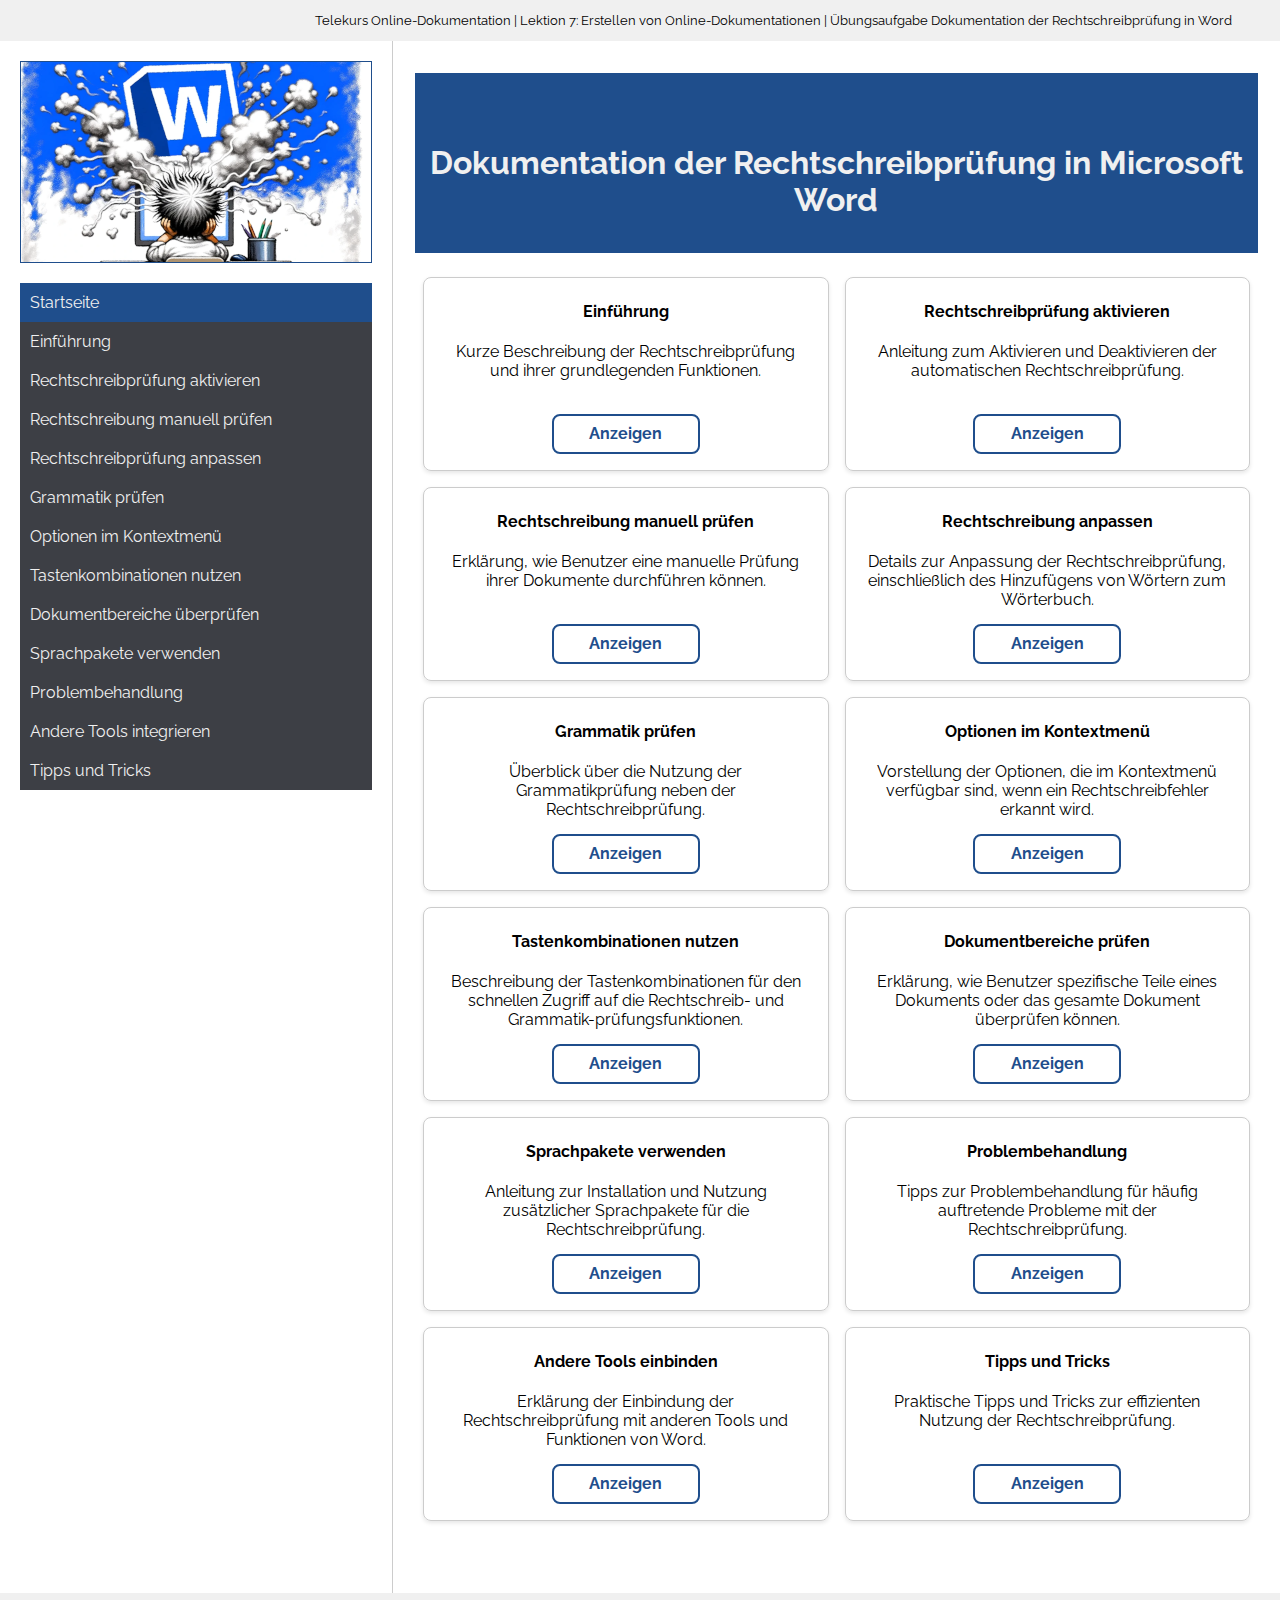
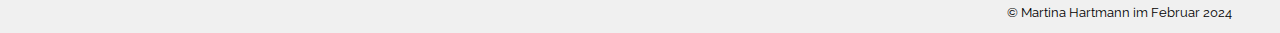
<file: index.html>
<!DOCTYPE html>
<html lang="de">
<head>
    <meta charset="UTF-8">
    <meta name="viewport" content="width=device-width, initial-scale=1.0">
    <title>Dokumentation der Rechtschreibprüfung in Microsoft Word</title>

<!-- AUTORENSTYLESHEET -->

    <link rel="stylesheet" type="text/css" href="src/css/styles.css">

<!-- FAVICONS -->
    <link rel="apple-touch-icon" sizes="180x180" href="src/img/favicons/apple-touch-icon.png">
    <link rel="icon" type="image/png" sizes="32x32" href="src/img/favicons//favicon-32x32.png">
    <link rel="icon" type="image/png" sizes="16x16" href="src/img/favicons//favicon-16x16.png">
    <link rel="manifest" href="src/img/favicons//site.webmanifest">
</head>
<body>
    <header>
        <p>Telekurs Online-Dokumentation | Lektion 7: Erstellen von Online-Dokumentationen | Übungsaufgabe Dokumentation der Rechtschreibprüfung in Word</p>
    </header>
    <main>
        <div class="nav">
            <div class="logo">
                <img src="src/img/logo-doku-word.png" alt="Logo zur Dokumentation der Rechtschreibprüfung in Word">
            </div>
            <ul>
                <li class="active"><a href="index.html">Startseite</a></li>
                <li><a href="einfuehrung.html">Einführung</a></li>
                <li><a href="aktivieren.html">Rechtschreibprüfung aktivieren</a></li>
                <li><a href="manuelle-pruefung.html">Rechtschreibung manuell prüfen</a></li>
                <li><a href="anpassen.html">Rechtschreibprüfung anpassen</a></li>
                <li><a href="grammatikpruefung.html">Grammatik prüfen</a></li>
                <li><a href="kontextmenu.html">Optionen im Kontextmenü</a></li>
                <li><a href="tastenkombinationen.html">Tastenkombinationen nutzen</a></li>
                <li><a href="dokumentbereiche.html">Dokumentbereiche überprüfen</a></li>
                <li><a href="sprachpakete.html">Sprachpakete verwenden</a></li>
                <li><a href="problembehandlung.html">Problembehandlung</a></li>
                <li><a href="tools.html">Andere Tools integrieren</a></li>
                <li><a href="tipps-und-tricks.html">Tipps und Tricks</a></li>
            </ul>
        </div>
        <section class="inhalte">
            <div class="flex-container">
                <div class="intro-container">
                    <h1>Dokumentation der Rechtschreibprüfung in Microsoft Word</h1>
                </div>
            <div class="tile-container">
                <div class="tile">
                    <h2>Einführung</h2>
                    <p>Kurze Beschreibung der Rechtschreibprüfung und ihrer grundlegenden Funktionen.</p>
                    <a class="btn-anzeigen" href="einfuehrung.html">Anzeigen</a>
                </div>
                <div class="tile">
                    <h2>Rechtschreibprüfung aktivieren</h2>
                    <p>Anleitung zum Aktivieren und Deaktivieren der automatischen Rechtschreibprüfung.</p>
                    <a class="btn-anzeigen" href="aktivieren.html">Anzeigen</a>
                </div>
                <div class="tile">
                    <h2>Rechtschreibung manuell prüfen</h2>
                    <p>Erklärung, wie Benutzer eine manuelle Prüfung ihrer Dokumente durchführen können.</p>
                    <a class="btn-anzeigen" href="manuelle-pruefung.html">Anzeigen</a>
                </div>
                <div class="tile">
                    <h2>Rechtschreibung anpassen</h2>
                    <p>Details zur Anpassung der Rechtschreibprüfung, einschließlich des Hinzufügens von Wörtern zum Wörterbuch.</p>
                    <a class="btn-anzeigen" href="anpassen.html">Anzeigen</a>
                </div>
                <div class="tile">
                    <h2>Grammatik prüfen</h2>
                    <p>Überblick über die Nutzung der Grammatikprüfung neben der Rechtschreibprüfung.</p>
                    <a class="btn-anzeigen" href="grammatikpruefung.html">Anzeigen</a>
                </div>
                <div class="tile">
                    <h2>Optionen im Kontextmenü</h2>
                    <p>Vorstellung der Optionen, die im Kontextmenü verfügbar sind, wenn ein Rechtschreibfehler erkannt wird.</p>  
                    <a class="btn-anzeigen" href="kontextmenu.html">Anzeigen</a>
                </div>
                <div class="tile">
                    <h2>Tastenkombinationen nutzen</h2>
                    <p>Beschreibung der Tastenkombinationen für den schnellen Zugriff auf die Rechtschreib- und Grammatik-prüfungsfunktionen.</p>
                    <a class="btn-anzeigen" href="tastenkombinationen.html">Anzeigen</a>
                </div>
                <div class="tile">
                    <h2>Dokumentbereiche prüfen</h2>
                    <p>Erklärung, wie Benutzer spezifische Teile eines Dokuments oder das gesamte Dokument überprüfen können.</p>
                    <a class="btn-anzeigen" href="dokumentbereiche.html">Anzeigen</a>
                </div>
                <div class="tile">
                    <h2>Sprachpakete verwenden</a></h2>
                    <p>Anleitung zur Installation und Nutzung zusätzlicher Sprachpakete für die Rechtschreibprüfung.</p>
                    <a class="btn-anzeigen" href="sprachpakete.html">Anzeigen</a>
                </div>
                <div class="tile">
                    <h2>Problembehandlung</h2>
                    <p>Tipps zur Problembehandlung für häufig auftretende Probleme mit der Rechtschreibprüfung.</p>
                    <a class="btn-anzeigen" href="problembehandlung.html">Anzeigen</a>
                </div>
                <div class="tile">
                    <h2>Andere Tools einbinden</h2>
                    <p>Erklärung der Einbindung der Rechtschreibprüfung mit anderen Tools und Funktionen von Word.</p>
                    <a class="btn-anzeigen" href="tools.html">Anzeigen</a>
                </div>
                <div class="tile">
                    <h2>Tipps und Tricks</a></h2>
                    <p>Praktische Tipps und Tricks zur effizienten Nutzung der Rechtschreibprüfung.</p>
                    <a class="btn-anzeigen" href="tipps-und-tricks.html">Anzeigen</a>
                </div>
            </div>
        </section>
    </main>
    <footer>
        <p>&copy; Martina Hartmann im Februar 2024</p>
    </footer>
</body>
</html>
</file>
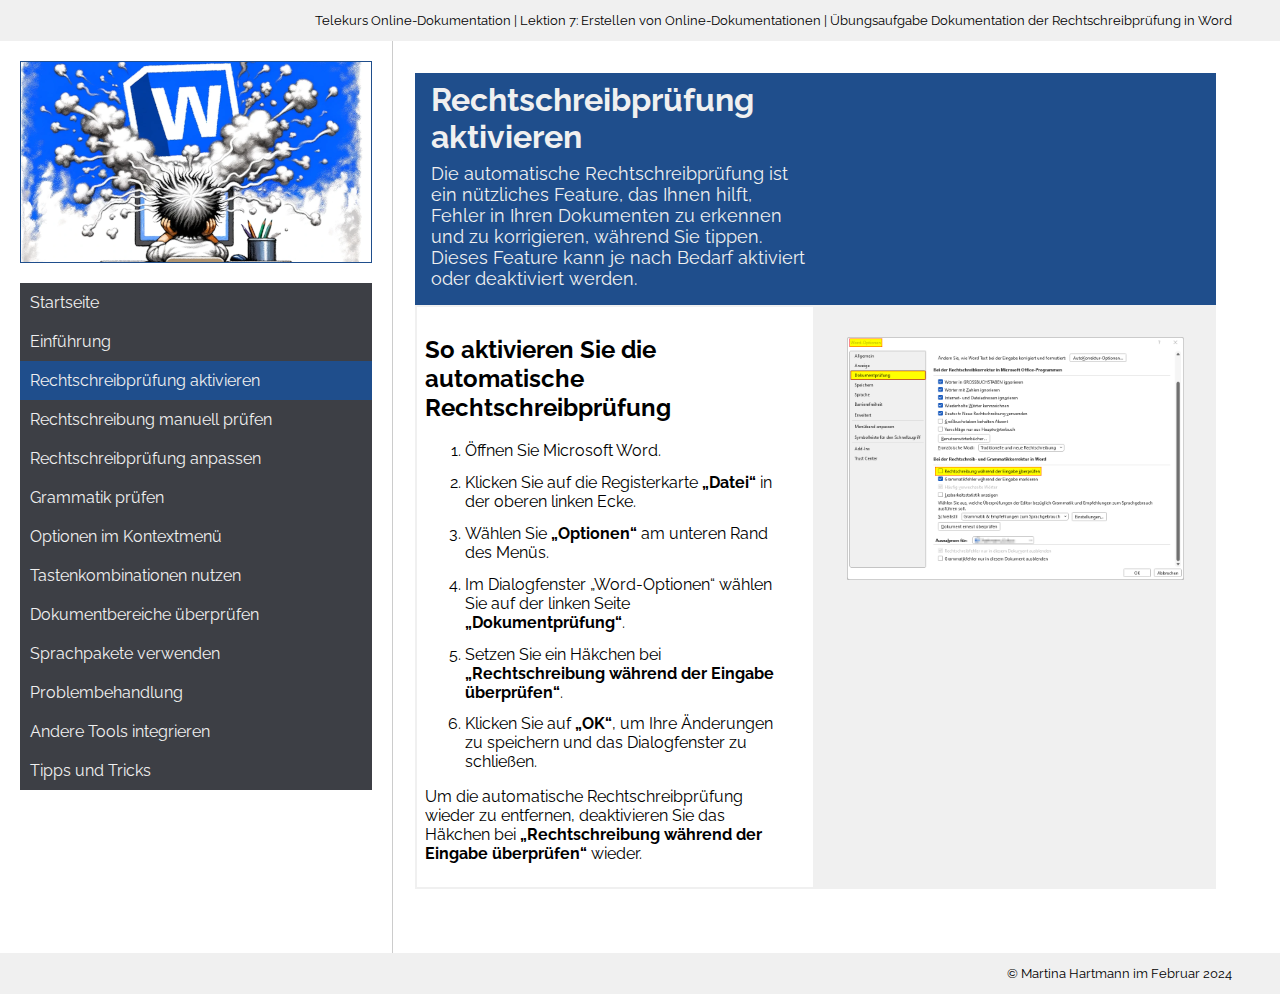
<file: aktivieren.html>
<!DOCTYPE html>
<html lang="de">
<head>
    <meta charset="UTF-8">
    <meta name="viewport" content="width=device-width, initial-scale=1.0">
    <title>Rechtschreibprüfung aktivieren</title>

<!-- AUTORENSTYLESHEET -->

    <link rel="stylesheet" type="text/css" href="src/css/styles.css">

<!-- FAVICONS -->
<link rel="apple-touch-icon" sizes="180x180" href="src/img/favicons/apple-touch-icon.png">
<link rel="icon" type="image/png" sizes="32x32" href="src/img/favicons//favicon-32x32.png">
<link rel="icon" type="image/png" sizes="16x16" href="src/img/favicons//favicon-16x16.png">
<link rel="manifest" href="src/img/favicons//site.webmanifest">
</head>
<body>
    <header>
        <p>Telekurs Online-Dokumentation | Lektion 7: Erstellen von Online-Dokumentationen | Übungsaufgabe Dokumentation der Rechtschreibprüfung in Word</p>
    </header>
    <main>
        <div class="nav">
            <div class="logo">
                <img src="src/img/logo-doku-word.png" alt="Logo zur Dokumentation der Rechtschreibprüfung in Word">
            </div>
            <ul>
                <li><a href="index.html">Startseite</a></li>
                <li><a href="einfuehrung.html">Einführung</a></li>
                <li class="active"><a href="aktivieren.html">Rechtschreibprüfung aktivieren</a></li>
                <li><a href="manuelle-pruefung.html">Rechtschreibung manuell prüfen</a></li>
                <li><a href="anpassen.html">Rechtschreibprüfung anpassen</a></li>
                <li><a href="grammatikpruefung.html">Grammatik prüfen</a></li>
                <li><a href="kontextmenu.html">Optionen im Kontextmenü</a></li>
                <li><a href="tastenkombinationen.html">Tastenkombinationen nutzen</a></li>
                <li><a href="dokumentbereiche.html">Dokumentbereiche überprüfen</a></li>
                <li><a href="sprachpakete.html">Sprachpakete verwenden</a></li>
                <li><a href="problembehandlung.html">Problembehandlung</a></li>
                <li><a href="tools.html">Andere Tools integrieren</a></li>
                <li><a href="tipps-und-tricks.html">Tipps und Tricks</a></li>
            </ul>
        </div>
        <section class="inhalte">
            <div class="flex-container-doku">
                <div class="intro-container-doku">
                    <h1>Rechtschreibprüfung aktivieren</h1>
                    <p>Die automatische Rechtschreibprüfung ist ein nützliches Feature, das Ihnen hilft, Fehler in Ihren Dokumenten zu erkennen und zu korrigieren, während Sie tippen. Dieses Feature kann je nach Bedarf aktiviert oder deaktiviert werden.</p>
                </div>                
                <div class="doku">     
                    <div class="doku-text">
                        <h2>So aktivieren Sie die automatische Rechtschreibprüfung</h2>
                        <ol>
                            <li>Öffnen Sie Microsoft Word.</li>
                            <li>Klicken Sie auf die Registerkarte <strong>„Datei“</strong> in der oberen linken Ecke.</li>
                            <li>Wählen Sie <strong>„Optionen“</strong> am unteren Rand des Menüs.</li>
                            <li>Im Dialogfenster „Word-Optionen“ wählen Sie auf der linken Seite <strong>„Dokumentprüfung“</strong>.</li>
                            <li>Setzen Sie ein Häkchen bei <strong>„Rechtschreibung während der Eingabe überprüfen“</strong>.</li>
                            <li>Klicken Sie auf <strong>„OK“</strong>, um Ihre Änderungen zu speichern und das Dialogfenster zu schließen.</li>
                        </ol>
                        <p>Um die automatische Rechtschreibprüfung wieder zu entfernen, deaktivieren Sie das Häkchen bei <strong>„Rechtschreibung während der Eingabe überprüfen“</strong> wieder.</p>
                    </div>
                    <div class="doku-img">
                        <img src="src/img/aktivierung.png" alt="Aktivierung der Rechtschreibpruefung">
                    </div>   
                </div>
            </div>
        </section>
    </main>
    <footer>
            <p>&copy; Martina Hartmann im Februar 2024</p>
    </footer>
</body>
</html>
</file>
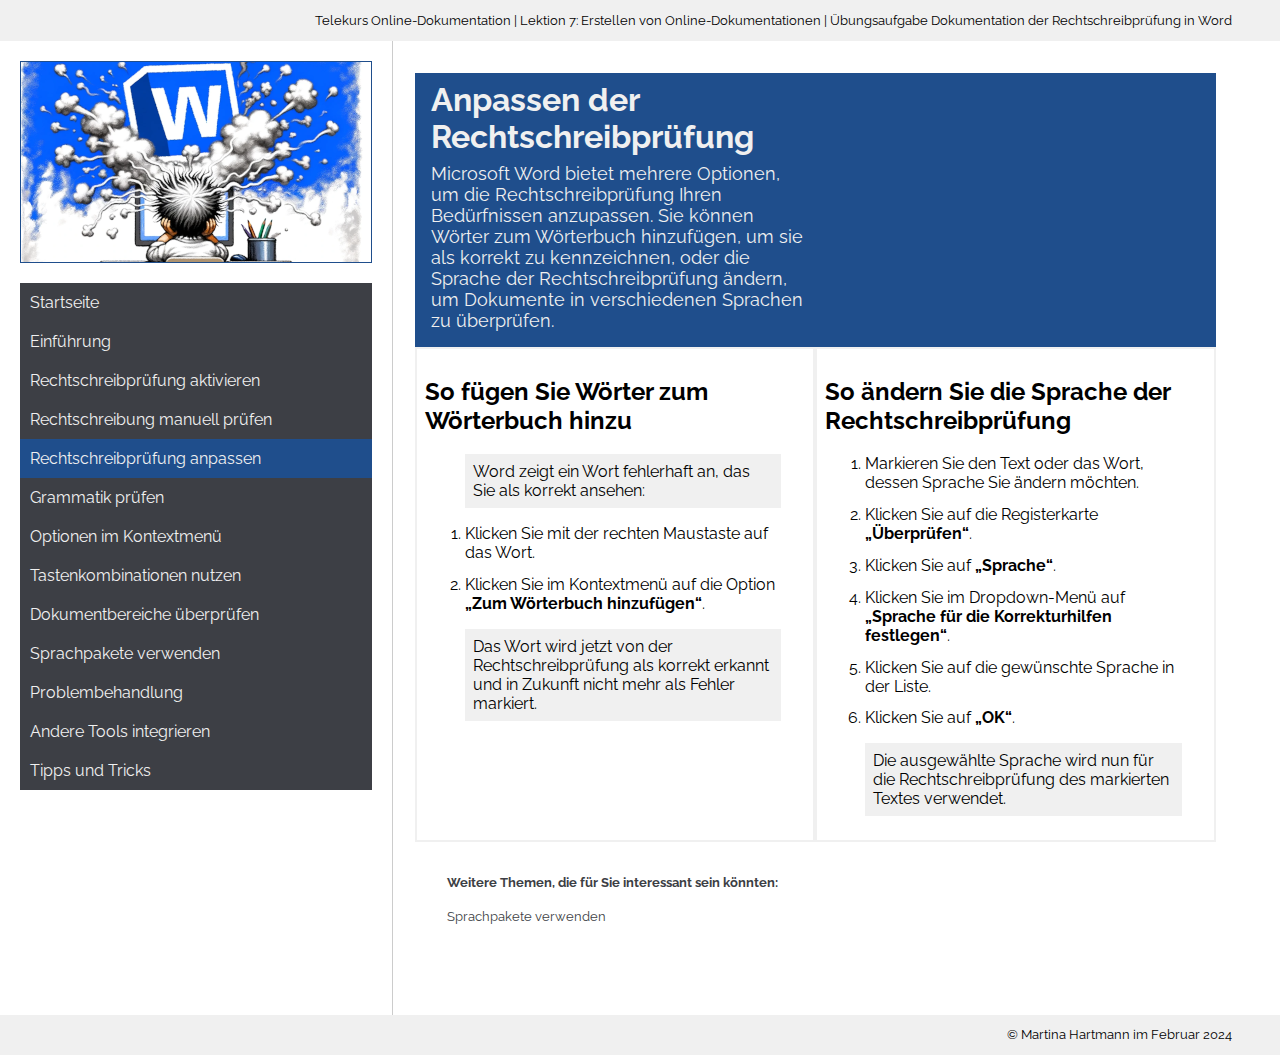
<file: anpassen.html>
<!DOCTYPE html>
<html lang="de">
<head>
    <meta charset="UTF-8">
    <meta name="viewport" content="width=device-width, initial-scale=1.0">
    <title>Rechtschreibprüfung anpassen</title>

<!-- AUTORENSTYLESHEET -->

    <link rel="stylesheet" type="text/css" href="src/css/styles.css">

<!-- FAVICONS -->
<link rel="apple-touch-icon" sizes="180x180" href="src/img/favicons/apple-touch-icon.png">
<link rel="icon" type="image/png" sizes="32x32" href="src/img/favicons//favicon-32x32.png">
<link rel="icon" type="image/png" sizes="16x16" href="src/img/favicons//favicon-16x16.png">
<link rel="manifest" href="src/img/favicons//site.webmanifest">
</head>
<body>
    <header>
        <p>Telekurs Online-Dokumentation | Lektion 7: Erstellen von Online-Dokumentationen | Übungsaufgabe Dokumentation der Rechtschreibprüfung in Word</p>
    </header>
    <main>
        <div class="nav">
            <div class="logo">
                <img src="src/img/logo-doku-word.png" alt="Logo zur Dokumentation der Rechtschreibprüfung in Word">
            </div>
            <ul>
                <li><a href="index.html">Startseite</a></li>
                <li><a href="einfuehrung.html">Einführung</a></li>
                <li><a href="aktivieren.html">Rechtschreibprüfung aktivieren</a></li>
                <li><a href="manuelle-pruefung.html">Rechtschreibung manuell prüfen</a></li>
                <li class="active"><a href="anpassen.html">Rechtschreibprüfung anpassen</a></li>
                <li><a href="grammatikpruefung.html">Grammatik prüfen</a></li>
                <li><a href="kontextmenu.html">Optionen im Kontextmenü</a></li>
                <li><a href="tastenkombinationen.html">Tastenkombinationen nutzen</a></li>
                <li><a href="dokumentbereiche.html">Dokumentbereiche überprüfen</a></li>
                <li><a href="sprachpakete.html">Sprachpakete verwenden</a></li>
                <li><a href="problembehandlung.html">Problembehandlung</a></li>
                <li><a href="tools.html">Andere Tools integrieren</a></li>
                <li><a href="tipps-und-tricks.html">Tipps und Tricks</a></li>
            </ul>
        </div>
        <section class="inhalte">
            <div class="flex-container-doku">
                <div class="intro-container-doku">
                    <h1>Anpassen der Rechtschreibprüfung</h1>
                    <p>Microsoft Word bietet mehrere Optionen, um die Rechtschreibprüfung Ihren Bedürfnissen anzupassen. Sie können Wörter zum Wörterbuch hinzufügen, um sie als korrekt zu kennzeichnen, oder die Sprache der Rechtschreibprüfung ändern, um Dokumente in verschiedenen Sprachen zu überprüfen.</p>
                </div>
                <div class="doku">     
                    <div class="doku-text woerterbuch">
                        <h2>So fügen Sie Wörter zum Wörterbuch hinzu</h2>
                        
                        <ol>
                            <p>Word zeigt ein Wort fehlerhaft an, das Sie als korrekt ansehen:</p>
                            <li>Klicken Sie mit der rechten Maustaste auf das Wort.</li>
                            <li>Klicken Sie im Kontextmenü auf die Option <strong>„Zum Wörterbuch hinzufügen“</strong>.</li>
                            <p>Das Wort wird jetzt von der Rechtschreibprüfung als korrekt erkannt und in Zukunft nicht mehr als Fehler markiert.</p>
                        </ol>
                    </div>
                    <div class="doku-text">
                        <h2>So ändern Sie die Sprache der Rechtschreibprüfung</h2>
                        <ol>
                            <li>Markieren Sie den Text oder das Wort, dessen Sprache Sie ändern möchten.</li>
                            <li>Klicken Sie auf die Registerkarte <strong>„Überprüfen“</strong>.</li> 
                            <li>Klicken Sie auf <strong>„Sprache“</strong>.</li>
                            <li>Klicken Sie im Dropdown-Menü auf <strong>„Sprache für die Korrekturhilfen festlegen“</strong>.</li>
                            <li>Klicken Sie auf die gewünschte Sprache in der Liste.</li>
                            <li>Klicken Sie auf <strong>„OK“</strong>.</li>
                            <p>Die ausgewählte Sprache wird nun für die Rechtschreibprüfung des markierten Textes verwendet.</p>
                        </ol>
                    </div>  
                </div>
                <div class="linklist">
                    <h4>Weitere Themen, die für Sie interessant sein könnten:</h4>
                    <a href="sprachpakete.html">Sprachpakete verwenden</a>
                </div>
            </div>
        </section>
    </main>
    <footer>
        <p>&copy; Martina Hartmann im Februar 2024</p>
    </footer>
</body>
</html>
</file>
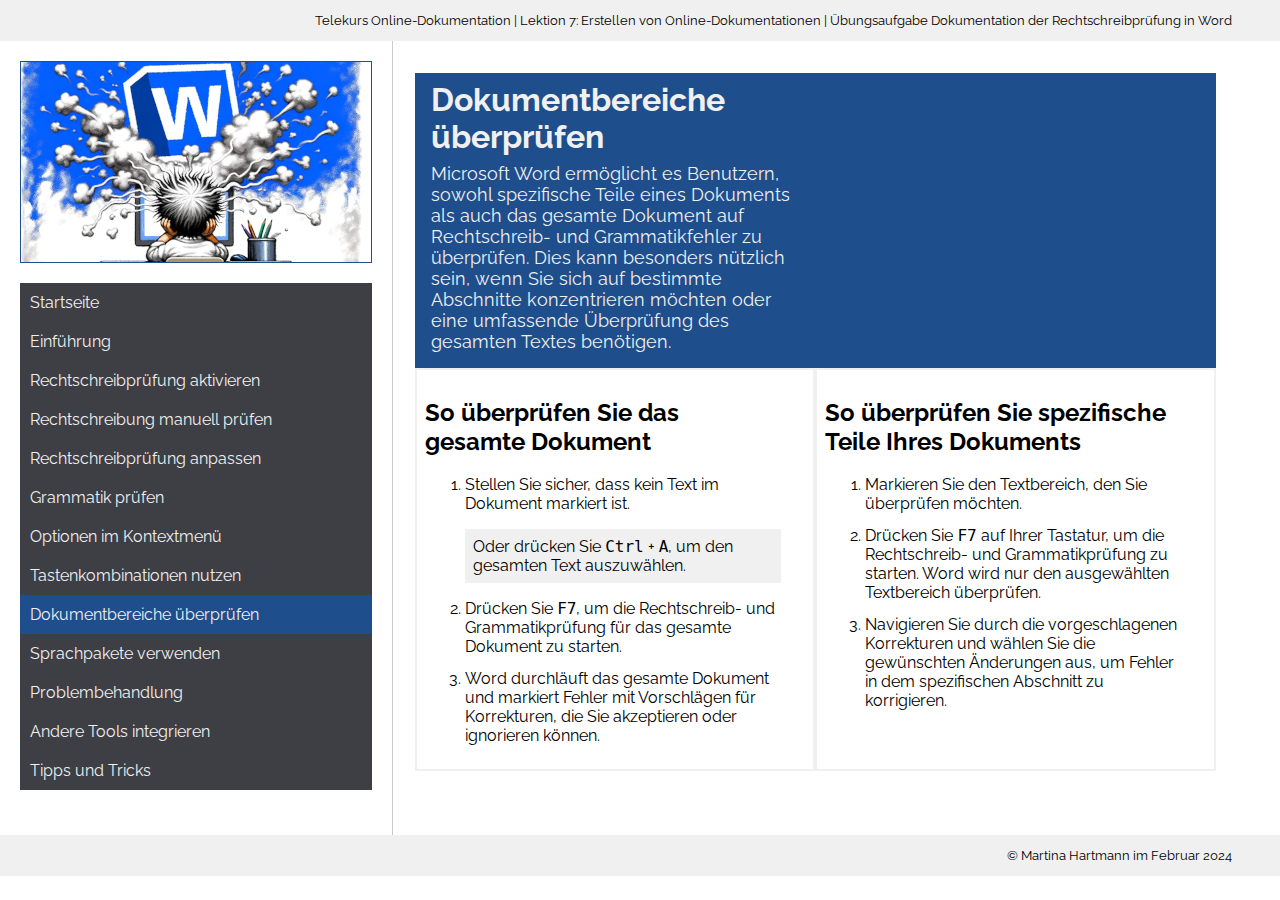
<file: dokumentbereiche.html>
<!DOCTYPE html>
<html lang="de">
<head>
    <meta charset="UTF-8">
    <meta name="viewport" content="width=device-width, initial-scale=1.0">
    <title>Dokumentbereiche überprüfen</title>

<!-- AUTORENSTYLESHEET -->

    <link rel="stylesheet" type="text/css" href="src/css/styles.css">

<!-- FAVICONS -->
<link rel="apple-touch-icon" sizes="180x180" href="src/img/favicons/apple-touch-icon.png">
<link rel="icon" type="image/png" sizes="32x32" href="src/img/favicons//favicon-32x32.png">
<link rel="icon" type="image/png" sizes="16x16" href="src/img/favicons//favicon-16x16.png">
<link rel="manifest" href="src/img/favicons//site.webmanifest">
</head>
<body>
    <header>
        <p>Telekurs Online-Dokumentation | Lektion 7: Erstellen von Online-Dokumentationen | Übungsaufgabe Dokumentation der Rechtschreibprüfung in Word</p>
    </header>
    <main>
        <div class="nav">
            <div class="logo">
                <img src="src/img/logo-doku-word.png" alt="Logo zur Dokumentation der Rechtschreibprüfung in Word">
            </div>
            <ul>
                <li><a href="index.html">Startseite</a></li>
                <li><a href="einfuehrung.html">Einführung</a></li>
                <li><a href="aktivieren.html">Rechtschreibprüfung aktivieren</a></li>
                <li><a href="manuelle-pruefung.html">Rechtschreibung manuell prüfen</a></li>
                <li><a href="anpassen.html">Rechtschreibprüfung anpassen</a></li>
                <li><a href="grammatikpruefung.html">Grammatik prüfen</a></li>
                <li><a href="kontextmenu.html">Optionen im Kontextmenü</a></li>
                <li><a href="tastenkombinationen.html">Tastenkombinationen nutzen</a></li>
                <li class="active"><a href="dokumentbereiche.html">Dokumentbereiche überprüfen</a></li>
                <li><a href="sprachpakete.html">Sprachpakete verwenden</a></li>
                <li><a href="problembehandlung.html">Problembehandlung</a></li>
                <li><a href="tools.html">Andere Tools integrieren</a></li>
                <li><a href="tipps-und-tricks.html">Tipps und Tricks</a></li>
            </ul>
        </div>
        <section class="inhalte">
            <div class="flex-container-doku">
                <div class="intro-container-doku">
                    <h1>Dokumentbereiche überprüfen</h1>
                    <p>Microsoft Word ermöglicht es Benutzern, sowohl spezifische Teile eines Dokuments als auch das gesamte Dokument auf Rechtschreib- und Grammatikfehler zu überprüfen. Dies kann besonders nützlich sein, wenn Sie sich auf bestimmte Abschnitte konzentrieren möchten oder eine umfassende Überprüfung des gesamten Textes benötigen.</p>
                </div>
                <div class="doku">     
                    <div class="doku-text">
                        <h2>So überprüfen Sie das gesamte Dokument</h2>
                        <ol>
                            <li>Stellen Sie sicher, dass kein Text im Dokument markiert ist.</li>
                            <p> Oder drücken Sie <code>Ctrl</code> + <code>A</code>, um den gesamten Text auszuwählen.</p>
                            <li>Drücken Sie <code>F7</code>, um die Rechtschreib- und Grammatikprüfung für das gesamte Dokument zu starten.</li>
                            <li>Word durchläuft das gesamte Dokument und markiert Fehler mit Vorschlägen für Korrekturen, die Sie akzeptieren oder ignorieren können.</li>
                        </ol>
                    </div>
                    <div class="doku-text">
                        <h2>So überprüfen Sie spezifische Teile Ihres Dokuments</h2>
                        <ol>
                            <li>Markieren Sie den Textbereich, den Sie überprüfen möchten.</li>
                            <li>Drücken Sie <code>F7</code> auf Ihrer Tastatur, um die Rechtschreib- und Grammatikprüfung zu starten. Word wird nur den ausgewählten Textbereich überprüfen.</li>
                            <li>Navigieren Sie durch die vorgeschlagenen Korrekturen und wählen Sie die gewünschten Änderungen aus, um Fehler in dem spezifischen Abschnitt zu korrigieren.</li>
                        </ol>
                    </div>   
                    
                </div>
            </div>
        </section>        
    </main>
    <footer>
        <p>&copy; Martina Hartmann im Februar 2024</p>
    </footer>
</body>
</html>
</file>
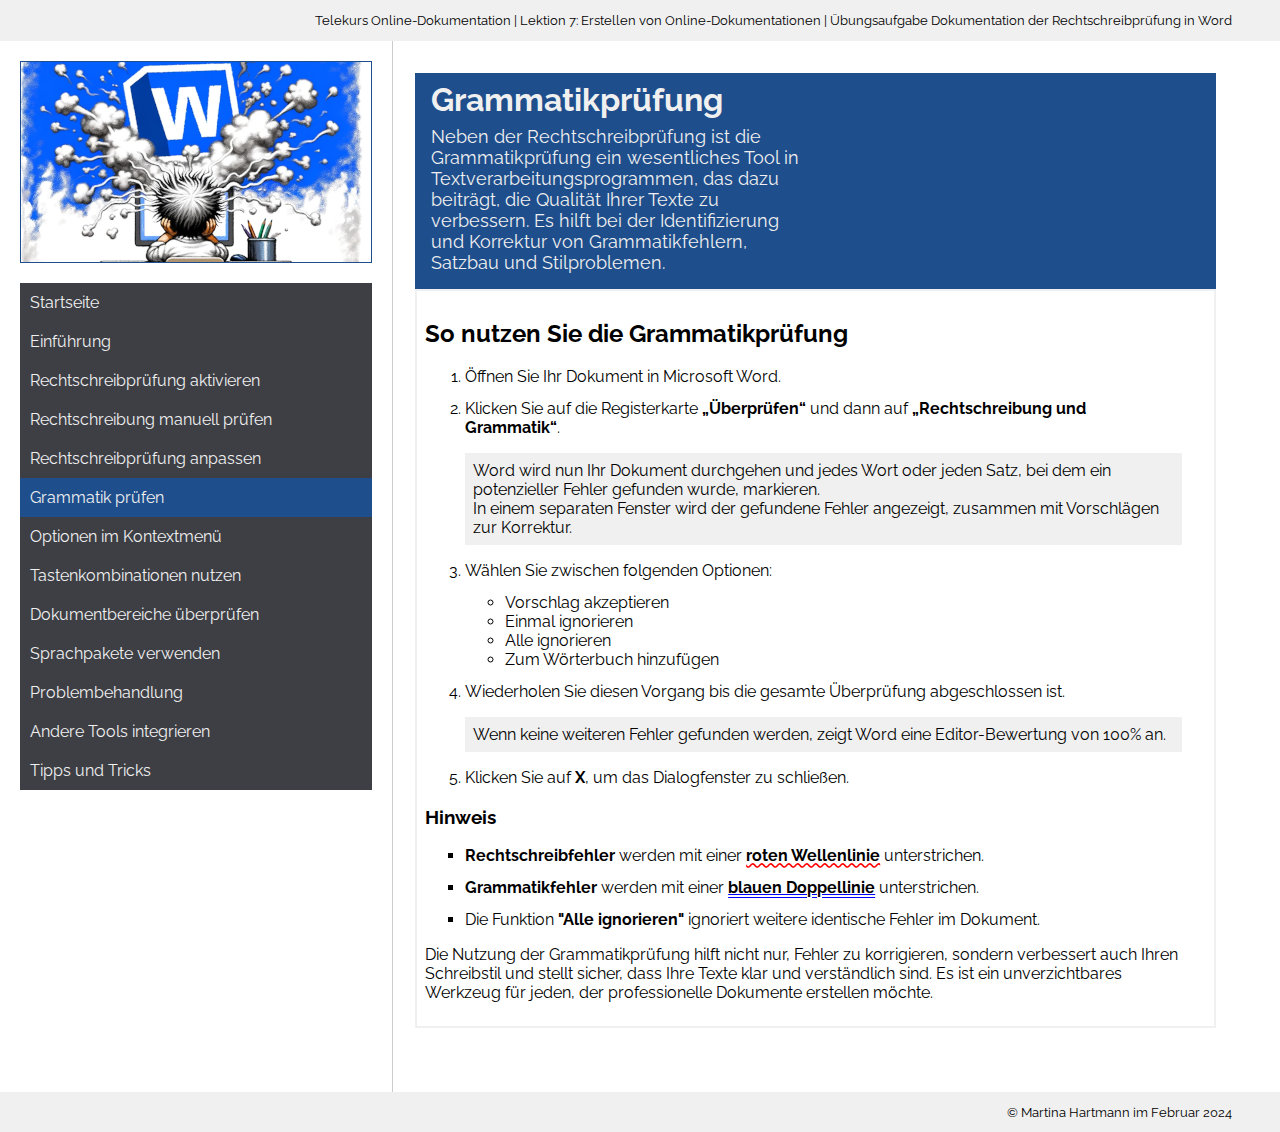
<file: grammatikpruefung.html>
<!DOCTYPE html>
<html lang="de">
<head>
    <meta charset="UTF-8">
    <meta name="viewport" content="width=device-width, initial-scale=1.0">
    <title>Grammatik prüfen</title>

<!-- AUTORENSTYLESHEET -->

    <link rel="stylesheet" type="text/css" href="src/css/styles.css">

<!-- FAVICONS -->
<link rel="apple-touch-icon" sizes="180x180" href="src/img/favicons/apple-touch-icon.png">
<link rel="icon" type="image/png" sizes="32x32" href="src/img/favicons//favicon-32x32.png">
<link rel="icon" type="image/png" sizes="16x16" href="src/img/favicons//favicon-16x16.png">
<link rel="manifest" href="src/img/favicons//site.webmanifest">
</head>
<body>
    <header>
        <p>Telekurs Online-Dokumentation | Lektion 7: Erstellen von Online-Dokumentationen | Übungsaufgabe Dokumentation der Rechtschreibprüfung in Word</p>
    </header>
    <main>
        <div class="nav">
            <div class="logo">
                <img src="src/img/logo-doku-word.png" alt="Logo zur Dokumentation der Rechtschreibprüfung in Word">
            </div>
            <ul>
                <li><a href="index.html">Startseite</a></li>
                <li><a href="einfuehrung.html">Einführung</a></li>
                <li><a href="aktivieren.html">Rechtschreibprüfung aktivieren</a></li>
                <li><a href="manuelle-pruefung.html">Rechtschreibung manuell prüfen</a></li>
                <li><a href="anpassen.html">Rechtschreibprüfung anpassen</a></li>
                <li class="active"><a href="grammatikpruefung.html">Grammatik prüfen</a></li>
                <li><a href="kontextmenu.html">Optionen im Kontextmenü</a></li>
                <li><a href="tastenkombinationen.html">Tastenkombinationen nutzen</a></li>
                <li><a href="dokumentbereiche.html">Dokumentbereiche überprüfen</a></li>
                <li><a href="sprachpakete.html">Sprachpakete verwenden</a></li>
                <li><a href="problembehandlung.html">Problembehandlung</a></li>
                <li><a href="tools.html">Andere Tools integrieren</a></li>
                <li><a href="tipps-und-tricks.html">Tipps und Tricks</a></li>
            </ul>
        </div>
        <section class="inhalte">
            <div class="flex-container-doku">
                <div class="intro-container-doku">
                    <h1>Grammatikprüfung</h1>
                    <p>Neben der Rechtschreibprüfung ist die Grammatikprüfung ein wesentliches Tool in Textverarbeitungsprogrammen, das dazu beiträgt, die Qualität Ihrer Texte zu verbessern. Es hilft bei der Identifizierung und Korrektur von Grammatikfehlern, Satzbau und Stilproblemen.</p>

                </div>
                <div class="doku">     
                    <div class="doku-text">
                        <h2>So nutzen Sie die Grammatikprüfung</h2>
                        <ol>
                            <li>Öffnen Sie Ihr Dokument in Microsoft Word.</li>
                            <li>Klicken Sie auf die Registerkarte <strong>„Überprüfen“</strong> und dann auf <strong>„Rechtschreibung und Grammatik“</strong>.</li>
                            <p>Word wird nun Ihr Dokument durchgehen und jedes Wort oder jeden Satz, bei dem ein potenzieller Fehler gefunden wurde, markieren.<br>
                                In einem separaten Fenster wird der gefundene Fehler angezeigt, zusammen mit Vorschlägen zur Korrektur.</p>
                            <li>Wählen Sie zwischen folgenden Optionen:</li>
                            <ul>
                                <li>Vorschlag akzeptieren</li>
                                <li>Einmal ignorieren</li>
                                <li>Alle ignorieren</li>
                                <li>Zum Wörterbuch hinzufügen</li>
                            </ul>
                        <li>Wiederholen Sie diesen Vorgang bis die gesamte Überprüfung abgeschlossen ist.</li>
                        <p>Wenn keine weiteren Fehler gefunden werden, zeigt Word eine Editor-Bewertung von 100% an.</p>
                        <li>Klicken Sie auf <strong>X</strong>, um das Dialogfenster zu schließen.</li>
                        </ol>
                        <h3>Hinweis</h3>
                        <ul>
                            <li><strong>Rechtschreibfehler</strong> werden mit einer <strong><span id="wellenlinie">roten Wellenlinie</span></strong> unterstrichen.</li>
                            <li><strong>Grammatikfehler</strong> werden mit einer <strong><span id="doppellinie">blauen Doppellinie</span></strong> unterstrichen.</li>
                            <li>Die Funktion <strong>"Alle ignorieren"</strong> ignoriert weitere identische Fehler im Dokument.</li>
                        </ul>
                        <p>Die Nutzung der Grammatikprüfung hilft nicht nur, Fehler zu korrigieren, sondern verbessert auch Ihren Schreibstil und stellt sicher, dass Ihre Texte klar und verständlich sind.
                            Es ist ein unverzichtbares Werkzeug für jeden, der professionelle Dokumente erstellen möchte.</p>
                    </div>   
                </div>
            </div>
        </section>
    </main>
    <footer>
        <p>&copy; Martina Hartmann im Februar 2024</p>
    </footer>
</body>
</html>
</file>
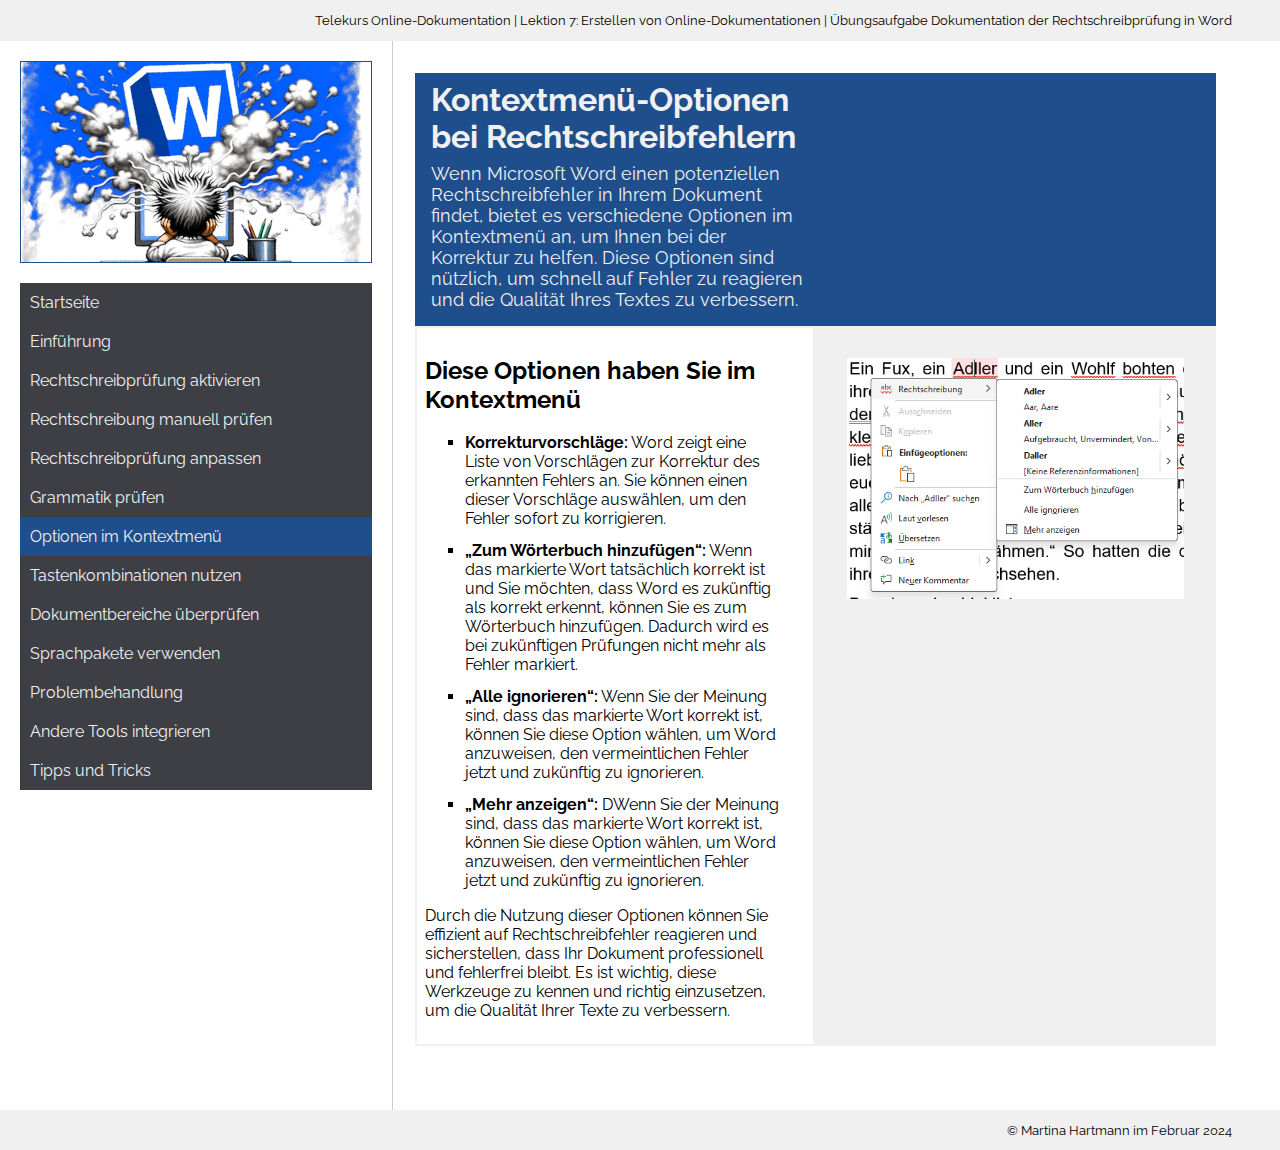
<file: kontextmenu.html>
<!DOCTYPE html>
<html lang="de">
<head>
    <meta charset="UTF-8">
    <meta name="viewport" content="width=device-width, initial-scale=1.0">
    <title>Kontextmenü-Optionen</title>

<!-- AUTORENSTYLESHEET -->

    <link rel="stylesheet" type="text/css" href="src/css/styles.css">

<!-- FAVICONS -->
    <link rel="apple-touch-icon" sizes="180x180" href="src/img/favicons/apple-touch-icon.png">
    <link rel="icon" type="image/png" sizes="32x32" href="src/img/favicons//favicon-32x32.png">
    <link rel="icon" type="image/png" sizes="16x16" href="src/img/favicons//favicon-16x16.png">
    <link rel="manifest" href="src/img/favicons//site.webmanifest">
</head>
<body>
    <header>
        <p>Telekurs Online-Dokumentation | Lektion 7: Erstellen von Online-Dokumentationen | Übungsaufgabe Dokumentation der Rechtschreibprüfung in Word</p>
    </header>
    <main>
        <div class="nav">
            <div class="logo">
                <img src="src/img/logo-doku-word.png" alt="Logo zur Dokumentation der Rechtschreibprüfung in Word">
            </div>
            <ul>
                <li><a href="index.html">Startseite</a></li>
                <li><a href="einfuehrung.html">Einführung</a></li>
                <li><a href="aktivieren.html">Rechtschreibprüfung aktivieren</a></li>
                <li><a href="manuelle-pruefung.html">Rechtschreibung manuell prüfen</a></li>
                <li><a href="anpassen.html">Rechtschreibprüfung anpassen</a></li>
                <li><a href="grammatikpruefung.html">Grammatik prüfen</a></li>
                <li class="active"><a href="kontextmenu.html">Optionen im Kontextmenü</a></li>
                <li><a href="tastenkombinationen.html">Tastenkombinationen nutzen</a></li>
                <li><a href="dokumentbereiche.html">Dokumentbereiche überprüfen</a></li>
                <li><a href="sprachpakete.html">Sprachpakete verwenden</a></li>
                <li><a href="problembehandlung.html">Problembehandlung</a></li>
                <li><a href="tools.html">Andere Tools integrieren</a></li>
                <li><a href="tipps-und-tricks.html">Tipps und Tricks</a></li>
            </ul>
        </div>
        <section class="inhalte">
            <div class="flex-container-doku">
                <div class="intro-container-doku">
                    <h1>Kontextmenü-Optionen bei Rechtschreibfehlern</h1>
                    <p>Wenn Microsoft Word einen potenziellen Rechtschreibfehler in Ihrem Dokument findet, bietet es verschiedene Optionen im Kontextmenü an, um Ihnen bei der Korrektur zu helfen. Diese Optionen sind nützlich, um schnell auf Fehler zu reagieren und die Qualität Ihres Textes zu verbessern.</p>
                </div>
                <div class="doku">     
                    <div class="doku-text">
                        <h2>Diese Optionen haben Sie im Kontextmenü</h2>
                        <ul>
                            <li><strong>Korrekturvorschläge:</strong> Word zeigt eine Liste von Vorschlägen zur Korrektur des erkannten Fehlers an. Sie können einen dieser Vorschläge auswählen, um den Fehler sofort zu korrigieren.</li>
                            <li><strong>„Zum Wörterbuch hinzufügen“:</strong> Wenn das markierte Wort tatsächlich korrekt ist und Sie möchten, dass Word es zukünftig als korrekt erkennt, können Sie es zum Wörterbuch hinzufügen. Dadurch wird es bei zukünftigen Prüfungen nicht mehr als Fehler markiert.</li>
                            <li><strong>„Alle ignorieren“:</strong> Wenn Sie der Meinung sind, dass das markierte Wort korrekt ist, können Sie diese Option wählen, um Word anzuweisen, den vermeintlichen Fehler jetzt und zukünftig zu ignorieren.</li>
                            <li><strong>„Mehr anzeigen“:</strong> DWenn Sie der Meinung sind, dass das markierte Wort korrekt ist, können Sie diese Option wählen, um Word anzuweisen, den vermeintlichen Fehler jetzt und zukünftig zu ignorieren.</li>
                        </ul>
                        <p>Durch die Nutzung dieser Optionen können Sie effizient auf Rechtschreibfehler reagieren und sicherstellen, dass Ihr Dokument professionell und fehlerfrei bleibt. Es ist wichtig, diese Werkzeuge zu kennen und richtig einzusetzen, um die Qualität Ihrer Texte zu verbessern.</p>
                    </div>   
                    <div class="doku-img">
                        <img src="src/img/kontextmenu.png" alt="Optionen im Kontextmenü">
                    </div> 
                </div>
            </div>
        </section>
    </main>
    <footer>
        <p>&copy; Martina Hartmann im Februar 2024</p>
    </footer>
</body>
</html>
</file>
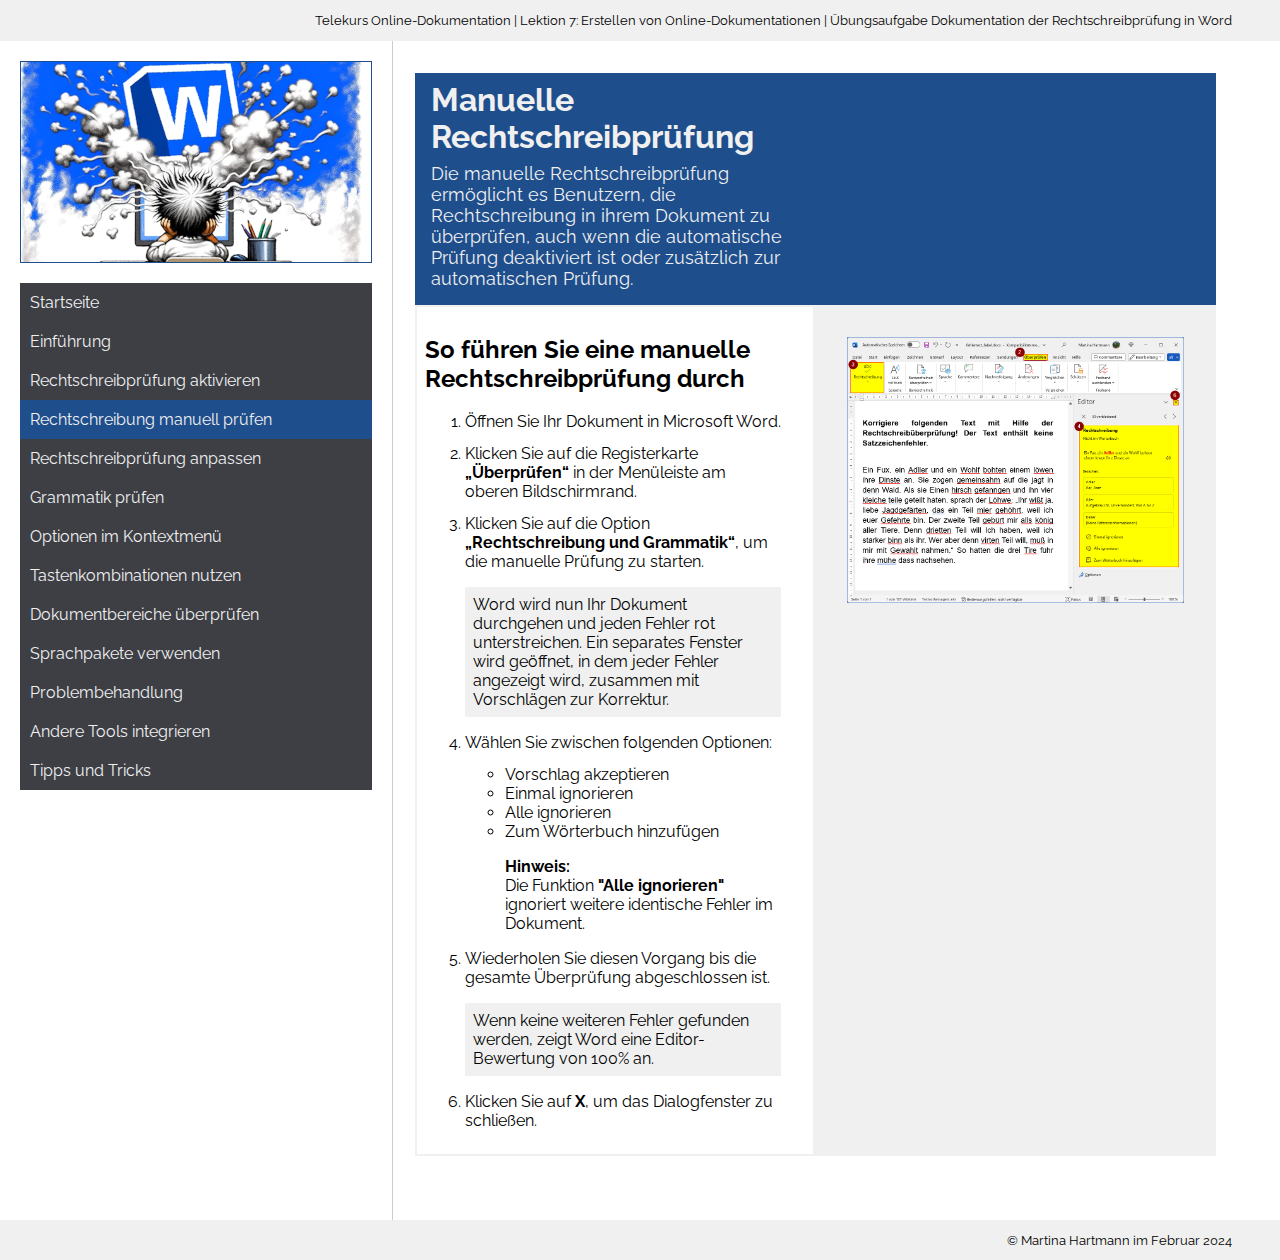
<file: manuelle-pruefung.html>
<!DOCTYPE html>
<html lang="de">
<head>
    <meta charset="UTF-8">
    <meta name="viewport" content="width=device-width, initial-scale=1.0">
    <title>Manuelle Rechtschreibprüfung</title>

<!-- AUTORENSTYLESHEET -->

    <link rel="stylesheet" type="text/css" href="src/css/styles.css">

<!-- FAVICONS -->
    <link rel="apple-touch-icon" sizes="180x180" href="src/img/favicons/apple-touch-icon.png">
    <link rel="icon" type="image/png" sizes="32x32" href="src/img/favicons//favicon-32x32.png">
    <link rel="icon" type="image/png" sizes="16x16" href="src/img/favicons//favicon-16x16.png">
    <link rel="manifest" href="src/img/favicons//site.webmanifest">
</head>
<body>
    <header>
        <p>Telekurs Online-Dokumentation | Lektion 7: Erstellen von Online-Dokumentationen | Übungsaufgabe Dokumentation der Rechtschreibprüfung in Word</p>
    </header>
    <main>
        <div class="nav">
            <div class="logo">
                <img src="src/img/logo-doku-word.png" alt="Logo zur Dokumentation der Rechtschreibprüfung in Word">
            </div>
            <ul>
                <li><a href="index.html">Startseite</a></li>
                <li><a href="einfuehrung.html">Einführung</a></li>
                <li><a href="aktivieren.html">Rechtschreibprüfung aktivieren</a></li>
                <li class="active"><a href="manuelle-pruefung.html">Rechtschreibung manuell prüfen</a></li>
                <li><a href="anpassen.html">Rechtschreibprüfung anpassen</a></li>
                <li><a href="grammatikpruefung.html">Grammatik prüfen</a></li>
                <li><a href="kontextmenu.html">Optionen im Kontextmenü</a></li>
                <li><a href="tastenkombinationen.html">Tastenkombinationen nutzen</a></li>
                <li><a href="dokumentbereiche.html">Dokumentbereiche überprüfen</a></li>
                <li><a href="sprachpakete.html">Sprachpakete verwenden</a></li>
                <li><a href="problembehandlung.html">Problembehandlung</a></li>
                <li><a href="tools.html">Andere Tools integrieren</a></li>
                <li><a href="tipps-und-tricks.html">Tipps und Tricks</a></li>
            </ul>
        </div>
        <section class="inhalte">
            <div class="flex-container-doku">
                <div class="intro-container-doku">
                    <h1>Manuelle Rechtschreibprüfung</h1>
                    <p>Die manuelle Rechtschreibprüfung ermöglicht es Benutzern, die Rechtschreibung in ihrem Dokument zu überprüfen, auch wenn die automatische Prüfung deaktiviert ist oder zusätzlich zur automatischen Prüfung.</p>
                </div>
                <div class="doku">     
                    <div class="doku-text">
                        <h2>So führen Sie eine manuelle Rechtschreibprüfung durch</h2>
                        <ol>
                            <li>Öffnen Sie Ihr Dokument in Microsoft Word.</li>
                            <li>Klicken Sie auf die Registerkarte <strong>„Überprüfen“</strong> in der Menüleiste am oberen Bildschirmrand.</li>
                            <li>Klicken Sie auf die Option <strong>„Rechtschreibung und Grammatik“</strong>, um die manuelle Prüfung zu starten.</li>
                            <p>Word wird nun Ihr Dokument durchgehen und jeden Fehler rot unterstreichen. 
                                Ein separates Fenster wird geöffnet, in dem jeder Fehler angezeigt wird, zusammen mit Vorschlägen zur Korrektur.</p>
                            <li>Wählen Sie zwischen folgenden Optionen:</li>
                                <ul>
                                    <li>Vorschlag akzeptieren</li>
                                    <li>Einmal ignorieren</li>
                                    <li>Alle ignorieren</li>
                                    <li>Zum Wörterbuch hinzufügen</li>
                                    <p><strong>Hinweis:</strong><br>Die Funktion <strong>"Alle ignorieren"</strong> ignoriert weitere identische Fehler im Dokument.</p>
                                </ul>
                            <li>Wiederholen Sie diesen Vorgang bis die gesamte Überprüfung abgeschlossen ist.</li>
                            <p>Wenn keine weiteren Fehler gefunden werden, zeigt Word eine Editor-Bewertung von 100% an.</p>
                            <li>Klicken Sie auf <strong>X</strong>, um das Dialogfenster zu schließen.</li>
                        </ol>
                        
                    </div>
                    <div class="doku-img">
                        <img src="src/img/manuell.png" alt="Screenshot manuelle Rechthschreibprüfung">
                    </div>
                </div>
            </div>
        </section>
    </main>
    <footer>
        <p>&copy; Martina Hartmann im Februar 2024</p>
    </footer>
</body>
</html>
</file>
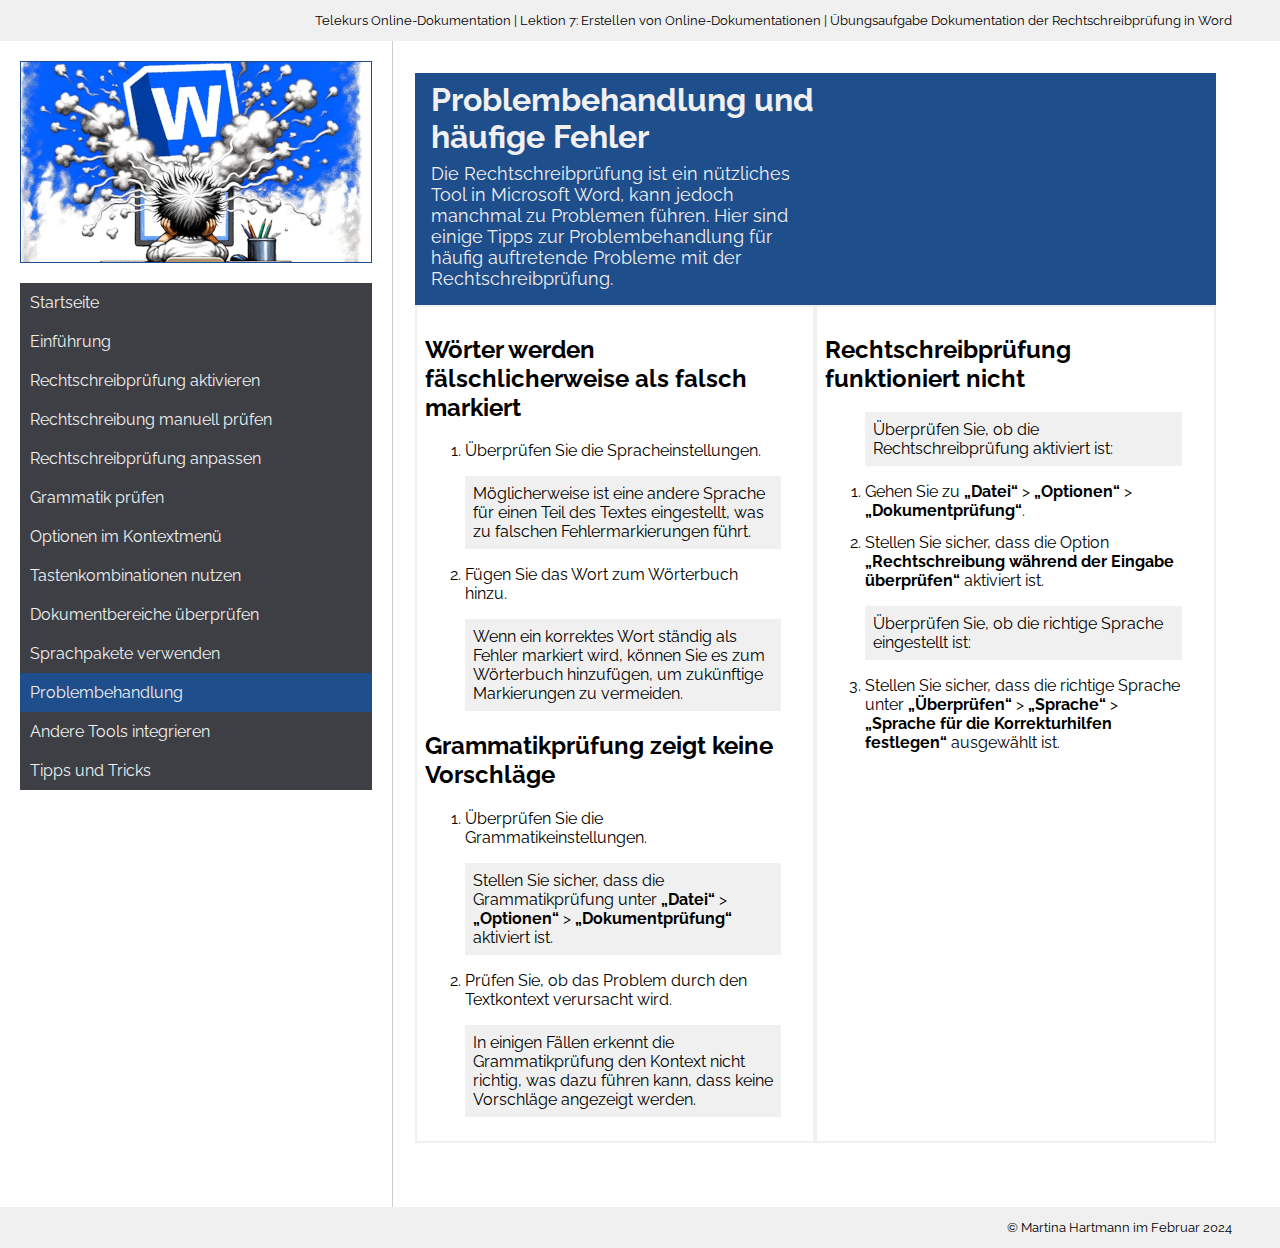
<file: problembehandlung.html>
<!DOCTYPE html>
<html lang="de">
<head>
    <meta charset="UTF-8">
    <meta name="viewport" content="width=device-width, initial-scale=1.0">
    <title>Problembehandlung</title>

<!-- AUTORENSTYLESHEET -->

    <link rel="stylesheet" type="text/css" href="src/css/styles.css">

<!-- FAVICONS -->
    <link rel="apple-touch-icon" sizes="180x180" href="src/img/favicons/apple-touch-icon.png">
    <link rel="icon" type="image/png" sizes="32x32" href="src/img/favicons//favicon-32x32.png">
    <link rel="icon" type="image/png" sizes="16x16" href="src/img/favicons//favicon-16x16.png">
    <link rel="manifest" href="src/img/favicons//site.webmanifest">
</head>
<body>
    <header>
        <p>Telekurs Online-Dokumentation | Lektion 7: Erstellen von Online-Dokumentationen | Übungsaufgabe Dokumentation der Rechtschreibprüfung in Word</p>
    </header>
    <main>
        <div class="nav">
            <div class="logo">
                <img src="src/img/logo-doku-word.png" alt="Logo zur Dokumentation der Rechtschreibprüfung in Word">
            </div>
            <ul>
                <li><a href="index.html">Startseite</a></li>
                <li><a href="einfuehrung.html">Einführung</a></li>
                <li><a href="aktivieren.html">Rechtschreibprüfung aktivieren</a></li>
                <li><a href="manuelle-pruefung.html">Rechtschreibung manuell prüfen</a></li>
                <li><a href="anpassen.html">Rechtschreibprüfung anpassen</a></li>
                <li><a href="grammatikpruefung.html">Grammatik prüfen</a></li>
                <li><a href="kontextmenu.html">Optionen im Kontextmenü</a></li>
                <li><a href="tastenkombinationen.html">Tastenkombinationen nutzen</a></li>
                <li><a href="dokumentbereiche.html">Dokumentbereiche überprüfen</a></li>
                <li><a href="sprachpakete.html">Sprachpakete verwenden</a></li>
                <li class="active"><a href="problembehandlung.html">Problembehandlung</a></li>
                <li><a href="tools.html">Andere Tools integrieren</a></li>
                <li><a href="tipps-und-tricks.html">Tipps und Tricks</a></li>
            </ul>
        </div>
        <section class="inhalte">
            <div class="flex-container-doku">
                <div class="intro-container-doku">
                    <h1>Problembehandlung und häufige Fehler</h1>
                    <p>Die Rechtschreibprüfung ist ein nützliches Tool in Microsoft Word, kann jedoch manchmal zu Problemen führen. Hier sind einige Tipps zur Problembehandlung für häufig auftretende Probleme mit der Rechtschreibprüfung.</p>
                </div>
                <div class="doku">     
                    <div class="doku-text">    
                        <h2>Wörter werden fälschlicherweise als falsch markiert</h2>
                        <ol>
                            <li>Überprüfen Sie die Spracheinstellungen.</li>
                            <p>Möglicherweise ist eine andere Sprache für einen Teil des Textes eingestellt, was zu falschen Fehlermarkierungen führt.</p>
                            <li>Fügen Sie das Wort zum Wörterbuch hinzu.</li>
                            <p>Wenn ein korrektes Wort ständig als Fehler markiert wird, können Sie es zum Wörterbuch hinzufügen, um zukünftige Markierungen zu vermeiden.</p>
                        </ol>
                    
                        <h2>Grammatikprüfung zeigt keine Vorschläge</h2>
                        <ol>
                            <li>Überprüfen Sie die Grammatikeinstellungen.</li>
                            <p>Stellen Sie sicher, dass die Grammatikprüfung unter <strong>„Datei“</strong> > <strong>„Optionen“</strong> > <strong>„Dokumentprüfung“</strong> aktiviert ist.</p>
                            <li>Prüfen Sie, ob das Problem durch den Textkontext verursacht wird.</li>
                            <p>In einigen Fällen erkennt die Grammatikprüfung den Kontext nicht richtig, was dazu führen kann, dass keine Vorschläge angezeigt werden.</p>
                        </ol>
                    </div>
                    <div class="doku-text">
                        <h2>Rechtschreibprüfung funktioniert nicht</h2>
                        <ol>
                            <p>Überprüfen Sie, ob die Rechtschreibprüfung aktiviert ist:</p>
                            <li>Gehen Sie zu <strong>„Datei“</strong> > <strong>„Optionen“</strong> > <strong>„Dokumentprüfung“</strong>.</li>
                            <li>Stellen Sie sicher, dass die Option <strong>„Rechtschreibung während der Eingabe überprüfen“</strong> aktiviert ist.</li>
                            <p>Überprüfen Sie, ob die richtige Sprache eingestellt ist:</p>
                            <li>Stellen Sie sicher, dass die richtige Sprache unter <strong>„Überprüfen“</strong> > <strong>„Sprache“</strong> > <strong>„Sprache für die Korrekturhilfen festlegen“</strong> ausgewählt ist.</li>
                        </ol>        
                    </div>     
                </div>
            </div>
        </section>        
    </main>
    <footer>
        <p>&copy; Martina Hartmann im Februar 2024</p>
    </footer>
</body>
</html>
</file>
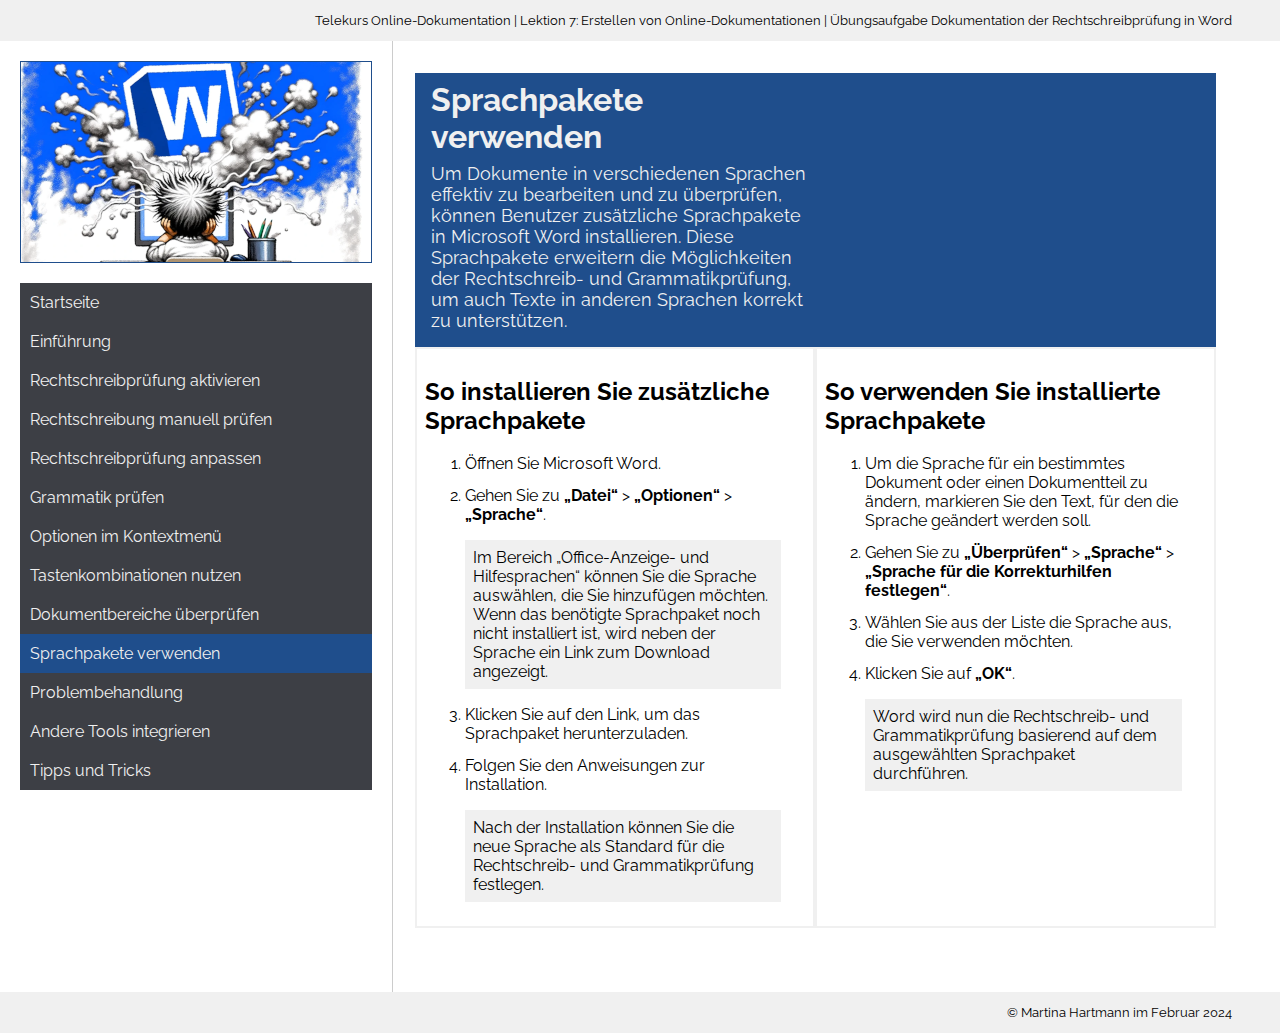
<file: sprachpakete.html>
<!DOCTYPE html>
<html lang="de">
<head>
    <meta charset="UTF-8">
    <meta name="viewport" content="width=device-width, initial-scale=1.0">
    <title>Sprachpakete verwenden</title>

<!-- AUTORENSTYLESHEET -->

    <link rel="stylesheet" type="text/css" href="src/css/styles.css">

<!-- FAVICONS -->
    <link rel="apple-touch-icon" sizes="180x180" href="src/img/favicons/apple-touch-icon.png">
    <link rel="icon" type="image/png" sizes="32x32" href="src/img/favicons//favicon-32x32.png">
    <link rel="icon" type="image/png" sizes="16x16" href="src/img/favicons//favicon-16x16.png">
    <link rel="manifest" href="src/img/favicons//site.webmanifest">
</head>
<body>
    <header>
        <p>Telekurs Online-Dokumentation | Lektion 7: Erstellen von Online-Dokumentationen | Übungsaufgabe Dokumentation der Rechtschreibprüfung in Word</p>
    </header>
    <main>
        <div class="nav">
            <div class="logo">
                <img src="src/img/logo-doku-word.png" alt="Logo zur Dokumentation der Rechtschreibprüfung in Word">
            </div>
            <ul>
                <li><a href="index.html">Startseite</a></li>
                <li><a href="einfuehrung.html">Einführung</a></li>
                <li><a href="aktivieren.html">Rechtschreibprüfung aktivieren</a></li>
                <li><a href="manuelle-pruefung.html">Rechtschreibung manuell prüfen</a></li>
                <li><a href="anpassen.html">Rechtschreibprüfung anpassen</a></li>
                <li><a href="grammatikpruefung.html">Grammatik prüfen</a></li>
                <li><a href="kontextmenu.html">Optionen im Kontextmenü</a></li>
                <li><a href="tastenkombinationen.html">Tastenkombinationen nutzen</a></li>
                <li><a href="dokumentbereiche.html">Dokumentbereiche überprüfen</a></li>
                <li class="active"><a href="sprachpakete.html">Sprachpakete verwenden</a></li>
                <li><a href="problembehandlung.html">Problembehandlung</a></li>
                <li><a href="tools.html">Andere Tools integrieren</a></li>
                <li><a href="tipps-und-tricks.html">Tipps und Tricks</a></li>
            </ul>
        </div>
        <section class="inhalte">
            <div class="flex-container-doku">
                <div class="intro-container-doku">
                    <h1>Sprachpakete verwenden</h1>
                    <p>Um Dokumente in verschiedenen Sprachen effektiv zu bearbeiten und zu überprüfen, können Benutzer zusätzliche Sprachpakete in Microsoft Word installieren. Diese Sprachpakete erweitern die Möglichkeiten der Rechtschreib- und Grammatikprüfung, um auch Texte in anderen Sprachen korrekt zu unterstützen.</p>
                </div>
                <div class="doku">     
                    <div class="doku-text">
                        <h2>So installieren Sie zusätzliche Sprachpakete</h2>
                        <ol>
                            <li>Öffnen Sie Microsoft Word.</li>
                            <li>Gehen Sie zu <strong>„Datei“</strong> > <strong>„Optionen“</strong> > <strong>„Sprache“</strong>.</li>
                            <p>Im Bereich „Office-Anzeige- und Hilfesprachen“ können Sie die Sprache auswählen, die Sie hinzufügen möchten. Wenn das benötigte Sprachpaket noch nicht installiert ist, wird neben der Sprache ein Link zum Download angezeigt.</p>
                            <li>Klicken Sie auf den Link, um das Sprachpaket herunterzuladen.</li>
                            <li>Folgen Sie den Anweisungen zur Installation.</li>
                            <p>Nach der Installation können Sie die neue Sprache als Standard für die Rechtschreib- und Grammatikprüfung festlegen.</p>
                        </ol>
                    </div>     
                    <div class="doku-text">
                        <h2>So verwenden Sie installierte Sprachpakete</h2>
                        <ol>
                            <li>Um die Sprache für ein bestimmtes Dokument oder einen Dokumentteil zu ändern, markieren Sie den Text, für den die Sprache geändert werden soll.</li>
                            <li>Gehen Sie zu <strong>„Überprüfen“</strong> > <strong>„Sprache“</strong> > <strong>„Sprache für die Korrekturhilfen festlegen“</strong>.</li>
                            <li>Wählen Sie aus der Liste die Sprache aus, die Sie verwenden möchten.</li>
                            <li>Klicken Sie auf <strong>„OK“</strong>.</li>
                            <p>Word wird nun die Rechtschreib- und Grammatikprüfung basierend auf dem ausgewählten Sprachpaket durchführen.</p>
                        </ol>
                    </div>
                </div>
            </div>
        </section>        
    </main>
    <footer>
        <p>&copy; Martina Hartmann im Februar 2024</p>
    </footer>
</body>
</html>
</file>
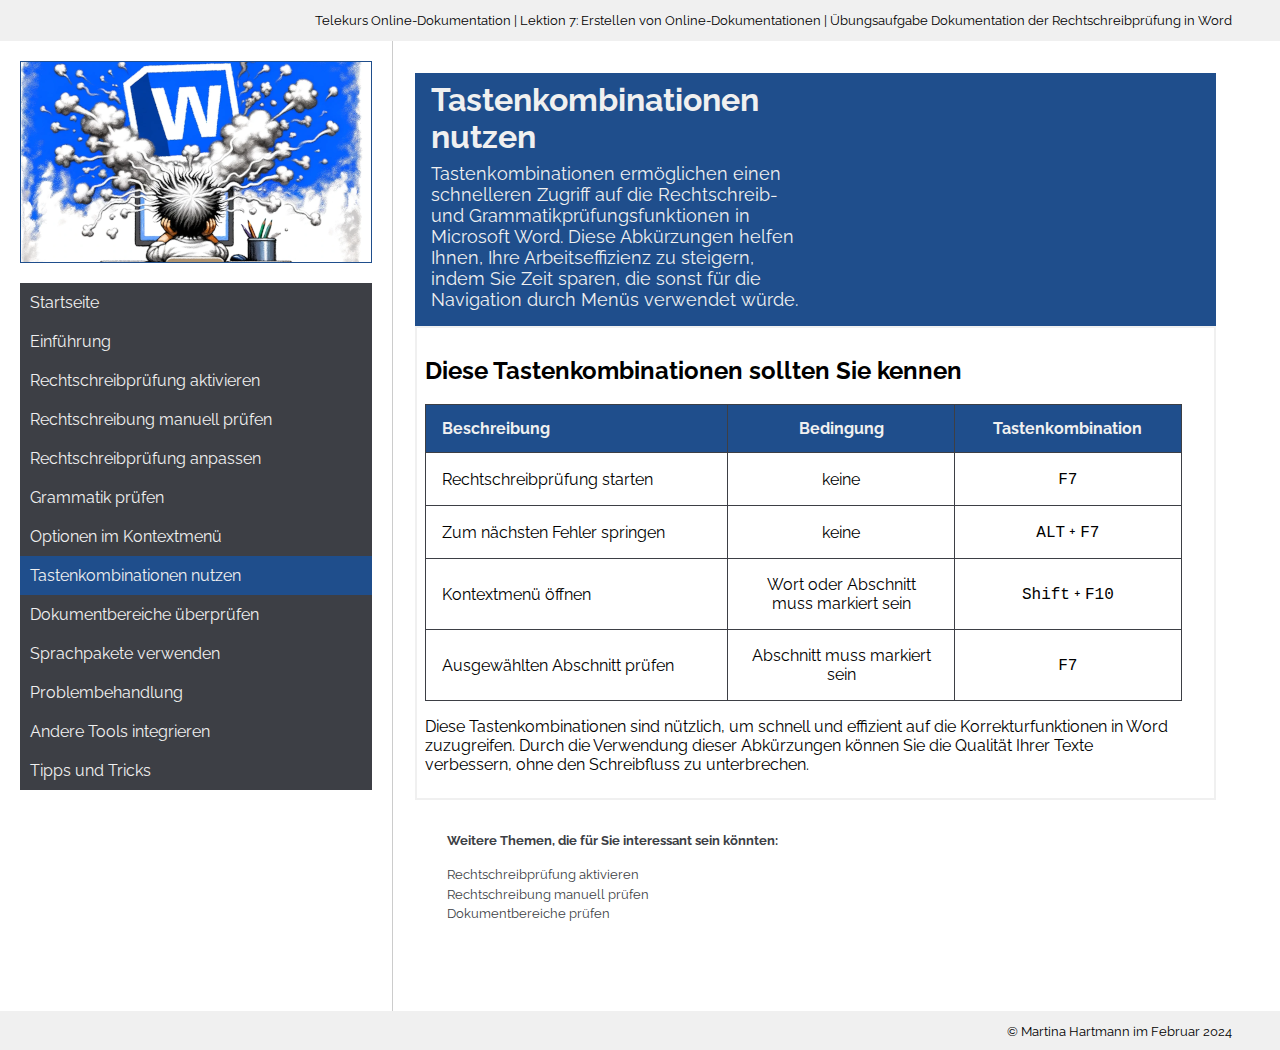
<file: tastenkombinationen.html>
<!DOCTYPE html>
<html lang="de">
<head>
    <meta charset="UTF-8">
    <meta name="viewport" content="width=device-width, initial-scale=1.0">
    <title>Tastenkombinationen nutzen</title>

<!-- AUTORENSTYLESHEET -->

    <link rel="stylesheet" type="text/css" href="src/css/styles.css">

<!-- FAVICONS -->
    <link rel="apple-touch-icon" sizes="180x180" href="src/img/favicons/apple-touch-icon.png">
    <link rel="icon" type="image/png" sizes="32x32" href="src/img/favicons//favicon-32x32.png">
    <link rel="icon" type="image/png" sizes="16x16" href="src/img/favicons//favicon-16x16.png">
    <link rel="manifest" href="src/img/favicons//site.webmanifest">
</head>
<body>
    <header>
        <p>Telekurs Online-Dokumentation | Lektion 7: Erstellen von Online-Dokumentationen | Übungsaufgabe Dokumentation der Rechtschreibprüfung in Word</p>
    </header>
    <main>
        <div class="nav">
            <div class="logo">
                <img src="src/img/logo-doku-word.png" alt="Logo zur Dokumentation der Rechtschreibprüfung in Word">
            </div>
            <ul>
                <li><a href="index.html">Startseite</a></li>
                <li><a href="einfuehrung.html">Einführung</a></li>
                <li><a href="aktivieren.html">Rechtschreibprüfung aktivieren</a></li>
                <li><a href="manuelle-pruefung.html">Rechtschreibung manuell prüfen</a></li>
                <li><a href="anpassen.html">Rechtschreibprüfung anpassen</a></li>
                <li><a href="grammatikpruefung.html">Grammatik prüfen</a></li>
                <li><a href="kontextmenu.html">Optionen im Kontextmenü</a></li>
                <li class="active"><a href="tastenkombinationen.html">Tastenkombinationen nutzen</a></li>
                <li><a href="dokumentbereiche.html">Dokumentbereiche überprüfen</a></li>
                <li><a href="sprachpakete.html">Sprachpakete verwenden</a></li>
                <li><a href="problembehandlung.html">Problembehandlung</a></li>
                <li><a href="tools.html">Andere Tools integrieren</a></li>
                <li><a href="tipps-und-tricks.html">Tipps und Tricks</a></li>
            </ul>
        </div>
        <section class="inhalte">
            <div class="flex-container-doku">
                <div class="intro-container-doku">
                    <h1>Tastenkombinationen nutzen</h1>
                    <p>Tastenkombinationen ermöglichen einen schnelleren Zugriff auf die Rechtschreib- und Grammatikprüfungsfunktionen in Microsoft Word. Diese Abkürzungen helfen Ihnen, Ihre Arbeitseffizienz zu steigern, indem Sie Zeit sparen, die sonst für die Navigation durch Menüs verwendet würde.</p>
                </div>
                <div class="doku">     
                    <div class="doku-text">
                        <h2>Diese Tastenkombinationen sollten Sie kennen</h2>
                        <table>
                            <thead>
                                <tr>
                                    <td id="td1">
                                        Beschreibung
                                    </td>
                                    <td>
                                        Bedingung
                                    </td>
                                    <td>
                                        Tastenkombination
                                    </td>
                                    
                                </tr>
                            </thead>
                            <tbody>
                                <tr>
                                    <td class="td1">
                                        Rechtschreibprüfung starten
                                    </td>
                                    <td class="td2">
                                        keine
                                    </td>
                                    <td class="td2">
                                        <code>F7</code>
                                    </td>
                                    
                                </tr>
                                <tr>
                                    <td class="td1">
                                        Zum nächsten Fehler springen
                                    </td>
                                    <td class="td2">
                                        keine
                                    </td>
                                    <td class="td2">
                                        <code>ALT</code> + <code>F7</code>
                                    </td>
                                    
                                </tr>
                                <tr>
                                    <td class="td1">
                                        Kontextmenü öffnen
                                    </td>
                                    <td class="td2">
                                        Wort oder Abschnitt muss markiert sein
                                    </td>
                                    <td class="td2">
                                        <code>Shift</code> + <code>F10</code>
                                    </td>
                                    
                                </tr>
                                <tr>
                                    <td class="td1">
                                        Ausgewählten Abschnitt prüfen
                                    </td>
                                    <td class="td2">
                                        Abschnitt muss markiert sein
                                    </td>
                                    <td class="td2">
                                        <code>F7</code>
                                    </td>
                                </tr>
                            </tbody>
                        </table>
                        <p>Diese Tastenkombinationen sind nützlich, um schnell und effizient auf die Korrekturfunktionen in Word zuzugreifen. Durch die Verwendung dieser Abkürzungen können Sie die Qualität Ihrer Texte verbessern, ohne den Schreibfluss zu unterbrechen.</p>
                    </div>  
                </div>
                <div class="linklist">
                    <h4>Weitere Themen, die für Sie interessant sein könnten:</h4>
                    <a href="aktivieren.html">Rechtschreibprüfung aktivieren</a><br>
                    <a href="manuelle-pruefung.html">Rechtschreibung manuell prüfen</a><br>
                    <a href="dokumentbereiche.html">Dokumentbereiche prüfen</a>
                </div>
            </div>
        </section>
    </main>
    <footer>
        <p>&copy; Martina Hartmann im Februar 2024</p>
    </footer>
</body>
</html>
</file>
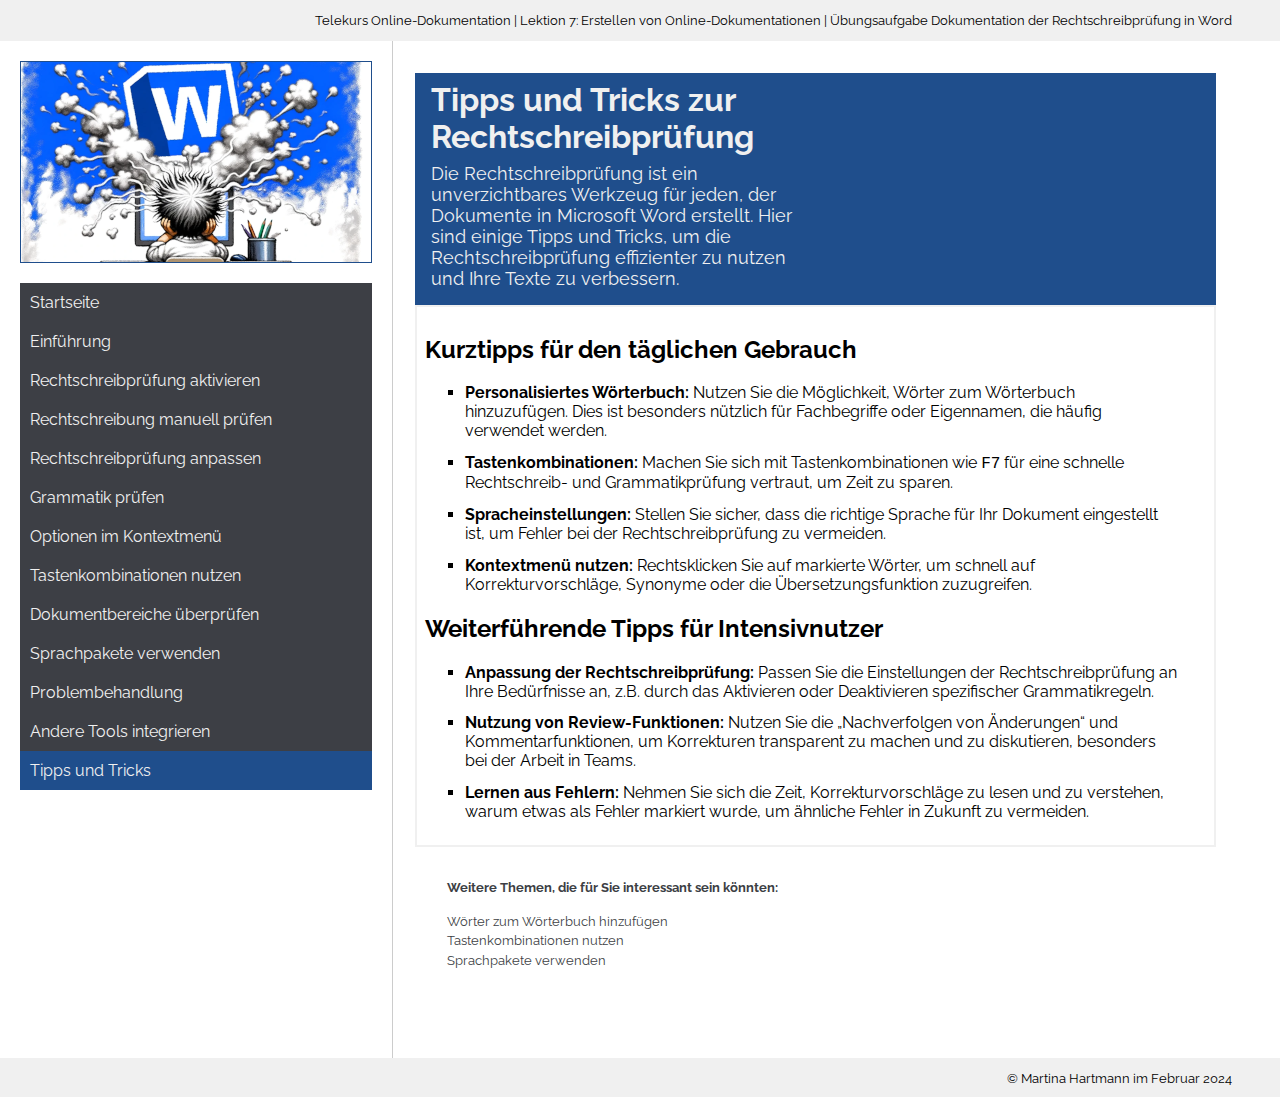
<file: tipps-und-tricks.html>
<!DOCTYPE html>
<html lang="de">
<head>
    <meta charset="UTF-8">
    <meta name="viewport" content="width=device-width, initial-scale=1.0">
    <title>Tipps & Tricks</title>

<!-- AUTORENSTYLESHEET -->

    <link rel="stylesheet" type="text/css" href="src/css/styles.css">

<!-- FAVICONS -->
    <link rel="apple-touch-icon" sizes="180x180" href="src/img/favicons/apple-touch-icon.png">
    <link rel="icon" type="image/png" sizes="32x32" href="src/img/favicons//favicon-32x32.png">
    <link rel="icon" type="image/png" sizes="16x16" href="src/img/favicons//favicon-16x16.png">
    <link rel="manifest" href="src/img/favicons//site.webmanifest">
</head>
<body>
    <header>
        <p>Telekurs Online-Dokumentation | Lektion 7: Erstellen von Online-Dokumentationen | Übungsaufgabe Dokumentation der Rechtschreibprüfung in Word</p>
    </header>
    <main>
        <div class="nav">
            <div class="logo">
                <img src="src/img/logo-doku-word.png" alt="Logo zur Dokumentation der Rechtschreibprüfung in Word">
            </div>
            <ul>
                <li><a href="index.html">Startseite</a></li>
                <li><a href="einfuehrung.html">Einführung</a></li>
                <li><a href="aktivieren.html">Rechtschreibprüfung aktivieren</a></li>
                <li><a href="manuelle-pruefung.html">Rechtschreibung manuell prüfen</a></li>
                <li><a href="anpassen.html">Rechtschreibprüfung anpassen</a></li>
                <li><a href="grammatikpruefung.html">Grammatik prüfen</a></li>
                <li><a href="kontextmenu.html">Optionen im Kontextmenü</a></li>
                <li><a href="tastenkombinationen.html">Tastenkombinationen nutzen</a></li>
                <li><a href="dokumentbereiche.html">Dokumentbereiche überprüfen</a></li>
                <li><a href="sprachpakete.html">Sprachpakete verwenden</a></li>
                <li><a href="problembehandlung.html">Problembehandlung</a></li>
                <li><a href="tools.html">Andere Tools integrieren</a></li>
                <li class="active"><a href="tipps-und-tricks.html">Tipps und Tricks</a></li>
            </ul>
        </div>
        <section class="inhalte">
            <div class="flex-container-doku">
                <div class="intro-container-doku">
                    <h1>Tipps und Tricks zur Rechtschreibprüfung</h1>
                    <p>Die Rechtschreibprüfung ist ein unverzichtbares Werkzeug für jeden, der Dokumente in Microsoft Word erstellt. Hier sind einige Tipps und Tricks, um die Rechtschreibprüfung effizienter zu nutzen und Ihre Texte zu verbessern.</p>
                </div>
                <div class="doku">     
                    <div class="doku-text">
                        <h2>Kurztipps für den täglichen Gebrauch</h2>
                        <ul>
                            <li><strong>Personalisiertes Wörterbuch:</strong> Nutzen Sie die Möglichkeit, Wörter zum Wörterbuch hinzuzufügen. Dies ist besonders nützlich für Fachbegriffe oder Eigennamen, die häufig verwendet werden.</li>
                            <li><strong>Tastenkombinationen:</strong> Machen Sie sich mit Tastenkombinationen wie <code>F7</code> für eine schnelle Rechtschreib- und Grammatikprüfung vertraut, um Zeit zu sparen.</li>
                            <li><strong>Spracheinstellungen:</strong> Stellen Sie sicher, dass die richtige Sprache für Ihr Dokument eingestellt ist, um Fehler bei der Rechtschreibprüfung zu vermeiden.</li>
                            <li><strong>Kontextmenü nutzen:</strong> Rechtsklicken Sie auf markierte Wörter, um schnell auf Korrekturvorschläge, Synonyme oder die Übersetzungsfunktion zuzugreifen.</li>
                        </ul>
                        <h2>Weiterführende Tipps für Intensivnutzer</h2>
                        <ul>
                            <li><strong>Anpassung der Rechtschreibprüfung:</strong> Passen Sie die Einstellungen der Rechtschreibprüfung an Ihre Bedürfnisse an, z.B. durch das Aktivieren oder Deaktivieren spezifischer Grammatikregeln.</li>
                            <li><strong>Nutzung von Review-Funktionen:</strong> Nutzen Sie die „Nachverfolgen von Änderungen“ und Kommentarfunktionen, um Korrekturen transparent zu machen und zu diskutieren, besonders bei der Arbeit in Teams.</li>
                            <li><strong>Lernen aus Fehlern:</strong> Nehmen Sie sich die Zeit, Korrekturvorschläge zu lesen und zu verstehen, warum etwas als Fehler markiert wurde, um ähnliche Fehler in Zukunft zu vermeiden.</li>
                        </ul>
                    </div>
                </div>
            <div class="linklist">
                <h4>Weitere Themen, die für Sie interessant sein könnten:</h4>
                <a href="anpassen.html#woerterbuch">Wörter zum Wörterbuch hinzufügen</a><br>
                <a href="tastenkombinationen.html">Tastenkombinationen nutzen</a><br>
                <a href="sprachpakete.html">Sprachpakete verwenden</a>
            </div>        
        </div> 
    </section>         
    </main>
    <footer>
    <p>&copy; Martina Hartmann im Februar 2024</p>
    </footer>
</body>
</html>
</file>
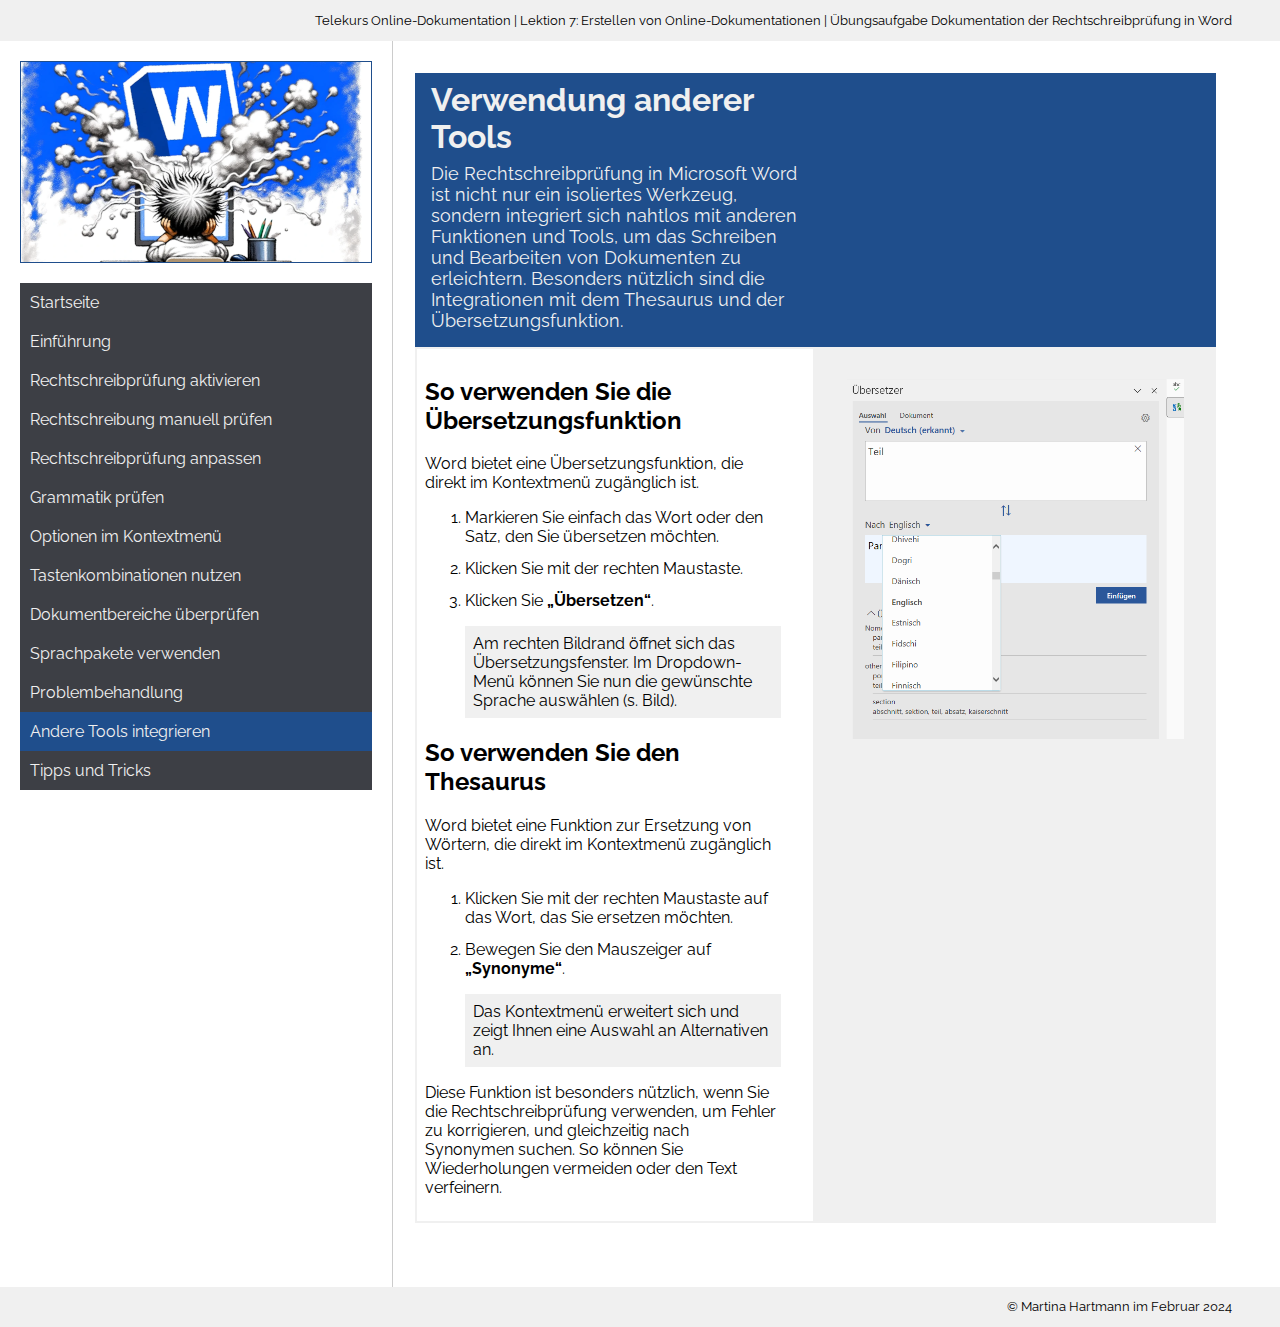
<file: tools.html>
<!DOCTYPE html>
<html lang="de">
<head>
    <meta charset="UTF-8">
    <meta name="viewport" content="width=device-width, initial-scale=1.0">
    <title>Andere Tools integrieren</title>

<!-- AUTORENSTYLESHEET -->

    <link rel="stylesheet" type="text/css" href="src/css/styles.css">

<!-- FAVICONS -->
    <link rel="apple-touch-icon" sizes="180x180" href="src/img/favicons/apple-touch-icon.png">
    <link rel="icon" type="image/png" sizes="32x32" href="src/img/favicons//favicon-32x32.png">
    <link rel="icon" type="image/png" sizes="16x16" href="src/img/favicons//favicon-16x16.png">
    <link rel="manifest" href="src/img/favicons//site.webmanifest">
</head>
<body>
    <header>
        <p>Telekurs Online-Dokumentation | Lektion 7: Erstellen von Online-Dokumentationen | Übungsaufgabe Dokumentation der Rechtschreibprüfung in Word</p>
    </header>
    <main>
        <div class="nav">
            <div class="logo">
                <img src="src/img/logo-doku-word.png" alt="Logo zur Dokumentation der Rechtschreibprüfung in Word">
            </div>
            <ul>
                <li><a href="index.html">Startseite</a></li>
                <li><a href="einfuehrung.html">Einführung</a></li>
                <li><a href="aktivieren.html">Rechtschreibprüfung aktivieren</a></li>
                <li><a href="manuelle-pruefung.html">Rechtschreibung manuell prüfen</a></li>
                <li><a href="anpassen.html">Rechtschreibprüfung anpassen</a></li>
                <li><a href="grammatikpruefung.html">Grammatik prüfen</a></li>
                <li><a href="kontextmenu.html">Optionen im Kontextmenü</a></li>
                <li><a href="tastenkombinationen.html">Tastenkombinationen nutzen</a></li>
                <li><a href="dokumentbereiche.html">Dokumentbereiche überprüfen</a></li>
                <li><a href="sprachpakete.html">Sprachpakete verwenden</a></li>
                <li><a href="problembehandlung.html">Problembehandlung</a></li>
                <li class="active"><a href="tools.html">Andere Tools integrieren</a></li>
                <li><a href="tipps-und-tricks.html">Tipps und Tricks</a></li>
            </ul>
        </div>
        <section class="inhalte">
            <div class="flex-container-doku">
                <div class="intro-container-doku">
                    <h1>Verwendung anderer Tools</h1>
                    <p>Die Rechtschreibprüfung in Microsoft Word ist nicht nur ein isoliertes Werkzeug, sondern integriert sich nahtlos mit anderen Funktionen und Tools, um das Schreiben und Bearbeiten von Dokumenten zu erleichtern. Besonders nützlich sind die Integrationen mit dem Thesaurus und der Übersetzungsfunktion.</p>
                </div>
                <div class="doku">     
                    <div class="doku-text">
                        <h2>So verwenden Sie die Übersetzungsfunktion</h2>
                        <p>Word bietet eine Übersetzungsfunktion, die direkt im Kontextmenü zugänglich ist.</p>
                        <ol>    
                            <li>Markieren Sie einfach das Wort oder den Satz, den Sie übersetzen möchten.</li>
                            <li>Klicken Sie mit der rechten Maustaste.</li>
                            <li>Klicken Sie <strong>„Übersetzen“</strong>.</li>
                            <p>Am rechten Bildrand öffnet sich das Übersetzungsfenster. Im Dropdown-Menü können Sie nun die gewünschte Sprache auswählen (s. Bild).</p>
                        </ol> 
                        <h2>So verwenden Sie den Thesaurus</h2>
                        <p>Word bietet eine Funktion zur Ersetzung von Wörtern, die direkt im Kontextmenü zugänglich ist. </p>
                        <ol>
                            <li>Klicken Sie mit der rechten Maustaste auf das Wort, das Sie ersetzen möchten.</li>
                            <li>Bewegen Sie den Mauszeiger auf <strong>„Synonyme“</strong>.</li>
                            <p>Das Kontextmenü erweitert sich und zeigt Ihnen eine Auswahl an Alternativen an.</p>
                        </ol>
                        <p>Diese Funktion ist besonders nützlich, wenn Sie die Rechtschreibprüfung verwenden, um Fehler zu korrigieren, und gleichzeitig nach Synonymen suchen. So können Sie Wiederholungen vermeiden oder den Text verfeinern.</p>
                    </div>
                    <div class="doku-img">
                        <img src="src/img/uebersetzung.png" alt="Übersetzungsfunktion">
                    </div> 
                    
                </div>
            </div>
        </section>        
    </main>
    <footer>
    <p>&copy; Martina Hartmann im Februar 2024</p>
    </footer>
</body>
</html>
</file>
<file: src/css/styles.css>
/* %%%  FONTS   %%% */

/* raleway-regular - latin */
@font-face {
    font-display: swap;
    font-family: 'Raleway';
    font-style: normal;
    font-weight: 400;
    src: url('../fonts/raleway-v29-latin-regular.eot'); /* IE9 Compat Modes */
    src: url('../fonts/raleway-v29-latin-regular.eot?#iefix') format('embedded-opentype'), /* IE6-IE8 */
         url('../fonts/raleway-v29-latin-regular.woff2') format('woff2'), /* Chrome 36+, Opera 23+, Firefox 39+, Safari 12+, iOS 10+ */
         url('../fonts/raleway-v29-latin-regular.woff') format('woff'), /* Chrome 5+, Firefox 3.6+, IE 9+, Safari 5.1+, iOS 5+ */
         url('../fonts/raleway-v29-latin-regular.ttf') format('truetype'), /* Chrome 4+, Firefox 3.5+, IE 9+, Safari 3.1+, iOS 4.2+, Android Browser 2.2+ */
         url('../fonts/raleway-v29-latin-regular.svg#Raleway') format('svg'); /* Legacy iOS */
  }
  /* raleway-italic - latin */
  @font-face {
    font-display: swap;
    font-family: 'Raleway';
    font-style: italic;
    font-weight: 400;
    src: url('../fonts/raleway-v29-latin-italic.eot'); /* IE9 Compat Modes */
    src: url('../fonts/raleway-v29-latin-italic.eot?#iefix') format('embedded-opentype'), /* IE6-IE8 */
         url('../fonts/raleway-v29-latin-italic.woff2') format('woff2'), /* Chrome 36+, Opera 23+, Firefox 39+, Safari 12+, iOS 10+ */
         url('../fonts/raleway-v29-latin-italic.woff') format('woff'), /* Chrome 5+, Firefox 3.6+, IE 9+, Safari 5.1+, iOS 5+ */
         url('../fonts/raleway-v29-latin-italic.ttf') format('truetype'), /* Chrome 4+, Firefox 3.5+, IE 9+, Safari 3.1+, iOS 4.2+, Android Browser 2.2+ */
         url('../fonts/raleway-v29-latin-italic.svg#Raleway') format('svg'); /* Legacy iOS */
  }
  /* raleway-700 - latin */
  @font-face {
    font-display: swap;
    font-family: 'Raleway';
    font-style: normal;
    font-weight: 700;
    src: url('../fonts/raleway-v29-latin-700.eot'); /* IE9 Compat Modes */
    src: url('../fonts/raleway-v29-latin-700.eot?#iefix') format('embedded-opentype'), /* IE6-IE8 */
         url('../fonts/raleway-v29-latin-700.woff2') format('woff2'), /* Chrome 36+, Opera 23+, Firefox 39+, Safari 12+, iOS 10+ */
         url('../fonts/raleway-v29-latin-700.woff') format('woff'), /* Chrome 5+, Firefox 3.6+, IE 9+, Safari 5.1+, iOS 5+ */
         url('../fonts/raleway-v29-latin-700.ttf') format('truetype'), /* Chrome 4+, Firefox 3.5+, IE 9+, Safari 3.1+, iOS 4.2+, Android Browser 2.2+ */
         url('../fonts/raleway-v29-latin-700.svg#Raleway') format('svg'); /* Legacy iOS */
  }
  /* raleway-700italic - latin */
  @font-face {
    font-display: swap;
    font-family: 'Raleway';
    font-style: italic;
    font-weight: 700;
    src: url('../fonts/raleway-v29-latin-700italic.eot'); /* IE9 Compat Modes */
    src: url('../fonts/raleway-v29-latin-700italic.eot?#iefix') format('embedded-opentype'), /* IE6-IE8 */
         url('../fonts/raleway-v29-latin-700italic.woff2') format('woff2'), /* Chrome 36+, Opera 23+, Firefox 39+, Safari 12+, iOS 10+ */
         url('../fonts/raleway-v29-latin-700italic.woff') format('woff'), /* Chrome 5+, Firefox 3.6+, IE 9+, Safari 5.1+, iOS 5+ */
         url('../fonts/raleway-v29-latin-700italic.ttf') format('truetype'), /* Chrome 4+, Firefox 3.5+, IE 9+, Safari 3.1+, iOS 4.2+, Android Browser 2.2+ */
         url('../fonts/raleway-v29-latin-700italic.svg#Raleway') format('svg'); /* Legacy iOS */
  }

/* %%%  GLOBAL  %%% */

:root {
    --blau:       #1F4E8C;
    --dunkelgrau: #3D3F45;
    --hellgrau:   #F0F0F0;
    --rot:        #A62C21;
    --primaere-schriftart: Raleway;
    --sekundaere-schriftart: "Helvetica Neue";
    --tertiaere-schriftart: Arial;
    --fallback-schriftart: sans-serif;
}

html {
    font-size: 16px;
    height: 100%;
}

body {
    height: 100%;
    display: flex;
    flex-direction: column;
    margin: 0;
    font-family: var(--primaere-schriftart, --sekundaere-schriftart, --tertiaere-schriftart, --fallback-schriftart);
}
* {
    box-sizing: border-box;
}
main {
    display: flex;
    flex-direction: row;
    margin: 0;
}

/* %%% HEADER & FOOTER %%% */

header,
footer {
    background: var(--hellgrau);
    font-size: .8rem;
    color: #000;
    text-align: right;
    padding-right: 3rem;
}

/* %%% NAVIGATION %%% */

.nav {
    border-right: 1px solid #ccc;
    padding: 20px;
    height: 100%;
}
.nav img {
    border: 1px solid var(--blau);
}
.nav ul {
    list-style: none;
    padding: 0px;
    background-color: var(--dunkelgrau);
}
.nav ul li a {
    text-decoration: none;
    display: block;
    padding: 10px;
}
.nav ul li a:link {
    color: var(--hellgrau);
    text-decoration: none;
}
.nav ul li a:visited {
    color: var(--hellgrau);
    text-decoration: none;
}
.nav ul li a:active {
    color: var(--hellgrau);
    text-decoration: none;
}
.nav ul li a:hover {
    color: var(--hellgrau);
    text-decoration: none;
}
.active {
    background-color: var(--blau) !important;
    color: var(--hellgrau);
    text-decoration: none;
}
.inhalte {
    padding-top: 2rem;
    padding-bottom: 4rem;
}

/* %%% STARTSEITE %%% */

.flex-container {
    display: flex;
    width: 95%;
    height: max-content;
    margin-left: auto;
    margin-right: auto;
    justify-content: space-around;
    flex-wrap: wrap;
    align-items: center;
    text-align: center;
}
.flex-container > .intro-container {
    width: 100%;
}
.intro-container {
    height: 180px;
    padding: 50px 0;
    background-color: var(--blau);
}
.intro-container h1 {
    color: var(--hellgrau);
}
.intro-container p {
    color: var(--hellgrau);
}
.tile-container {
    display: flex;
    flex-wrap: wrap;
    justify-content: space-between;
    width: 100%;
    margin-top: 1rem;
}
.tile {
    display: flex;
    flex-basis: 22.5%;
    flex-grow: 1;
    flex-shrink: 1;
    min-width: 300px;
    border: 1px solid #ccc;
    border-radius: 8px;
    padding: 1rem;
    margin: 0.5rem;
    box-shadow: 0 2px 4px rgba(0,0,0,0.1);
    flex-direction: column;
    align-items: center;
}
.tile h2 {
    font-size: 1rem;
    height: 2rem;
    margin: 0.5rem 0 0 0;
}
.tile p {
    min-height: 4rem;
    max-height: 6rem;
    margin: 0.5rem 0;
}

/* %%% INHALTSSEITEN %%% */

.flex-container-doku {
    display: flex;
    width: 95%;
    height: max-content;
    margin-left: auto;
    margin-right: auto;
    justify-content: left;
    flex-wrap: wrap;
}
.intro-container-doku {
    min-height: 180px;
    padding: 0rem 1rem 1rem 1rem;
    text-align: left;
    max-width: 95%;
    background-color: var(--blau);
    display: flex;
    flex-direction: column;
    justify-content: center;
}
.intro-container-doku h1 {
    color: var(--hellgrau);
    width: 50%;
    margin: .5rem 0;
}
.intro-container-doku p {
    color: var(--hellgrau);
    font-size: 1.1rem;
    width: 50%;
    padding-right: 0.5rem;
    margin: 0;
}
.doku {
    display: flex;
    flex-wrap: wrap;
    width: 95%;
    text-align: left;
}
.doku > * {
    flex-grow: 1;
    flex-shrink: 1;
    flex-basis: 350px;
}
.doku-text {
    padding: .5rem 2rem .5rem .5rem;
    color: #000;
    border: 2px solid var(--hellgrau);
}
.doku-text > ul {
    list-style-type: square;
}
.doku-text > ul > li {
    margin: .8rem 0;
}
.doku-text > ol > li {
    margin: .8rem 0;
}
.doku-text > ol > p {
    background-color: var(--hellgrau);
    padding: .5rem;
}
.doku-img {
    display: flex;
    min-height: 150px;
    padding: 2rem;
    background-color: var(--hellgrau);
    align-items: flex-start;
    justify-content: center;
}
.doku-img img {
    max-width: 100%;
}
.doku-text > p > ul {
    background-color: var(--hellgrau);
    list-style-type: square;
}
#wellenlinie {
    text-decoration: underline;
    text-decoration-color: red;
    text-decoration-style: wavy;
}
#doppellinie {
    text-decoration: underline;
    text-decoration-color: blue;
    text-decoration-style: double;
}

/* %%% TABELLEN %%% */

table {
    width: 100%;
    align-items: center;
}
table, th, td {
    border-collapse: collapse;
    border: 1px solid var(--dunkelgrau);
}
thead {
    font-weight: bold;
    color: var(--hellgrau);
    background-color: var(--blau);
    border-spacing: 0;
    height: 3rem;
    text-align: center;
}
thead #td1 {
    text-align: left;
    padding-left: 1rem;
}
tbody {
    border-collapse: collapse;
    border: 1px solid var(--dunkelgrau);
}
tbody tr {
    height: 2rem;
    border-collapse: collapse;
    border: 1px solid var(--dunkelgrau);
}
tbody .td1 {
    text-align: left;
    padding-left: 1rem;
}
tbody .td2 {
    text-align: center;
    padding: 1rem;
    width: 30%;
}

/* %%% LINKLISTE %%% */

.linklist {
    font-size: .8rem;
    color: var(--dunkelgrau);
    margin: 1rem;
    padding: 0 1rem .5rem 1rem;
}
.linklist h4 {
    color: var(--dunkelgrau);
}
.linklist a {
    text-decoration: none;
    line-height: 1.2rem;
}
.linklist a:link {
    color: var(--dunkelgrau);
    text-decoration: none;
}
.linklist a:visited {
    color: var(--dunkelgrau);
    text-decoration: none;
}
.linklist a:active {
    color: var(--rot);
    text-decoration: none;
}
.linklist a:hover {
    color: var(--blau);
    text-decoration: none;
}

/* %%% BUTTONS %%% */

.btn-anzeigen {
    background-color: transparent;
    border: 2px solid var(--blau);
    font-weight: bold;
    border-radius: 8px;
    padding: .5rem .6rem;
    transition: color .5s ease-in-out, border .5s ease-in-out;
    height: 2.5rem;
    display: inline-block;
    width: 40%;
    min-width: 100px;
}
.btn-anzeigen {
    color: var(--blau);
}
.btn-anzeigen:link {
    color: var(--blau);
    text-decoration: none;
}
.btn-anzeigen:visited {
    color: var(--blau);
    text-decoration: none;
}
.btn-anzeigen:active {
    color: var(--blau);
    text-decoration: none;
}
.btn-anzeigen:hover {
    color: var(--rot);
    border: 2px solid var(--rot);
}
</file>
